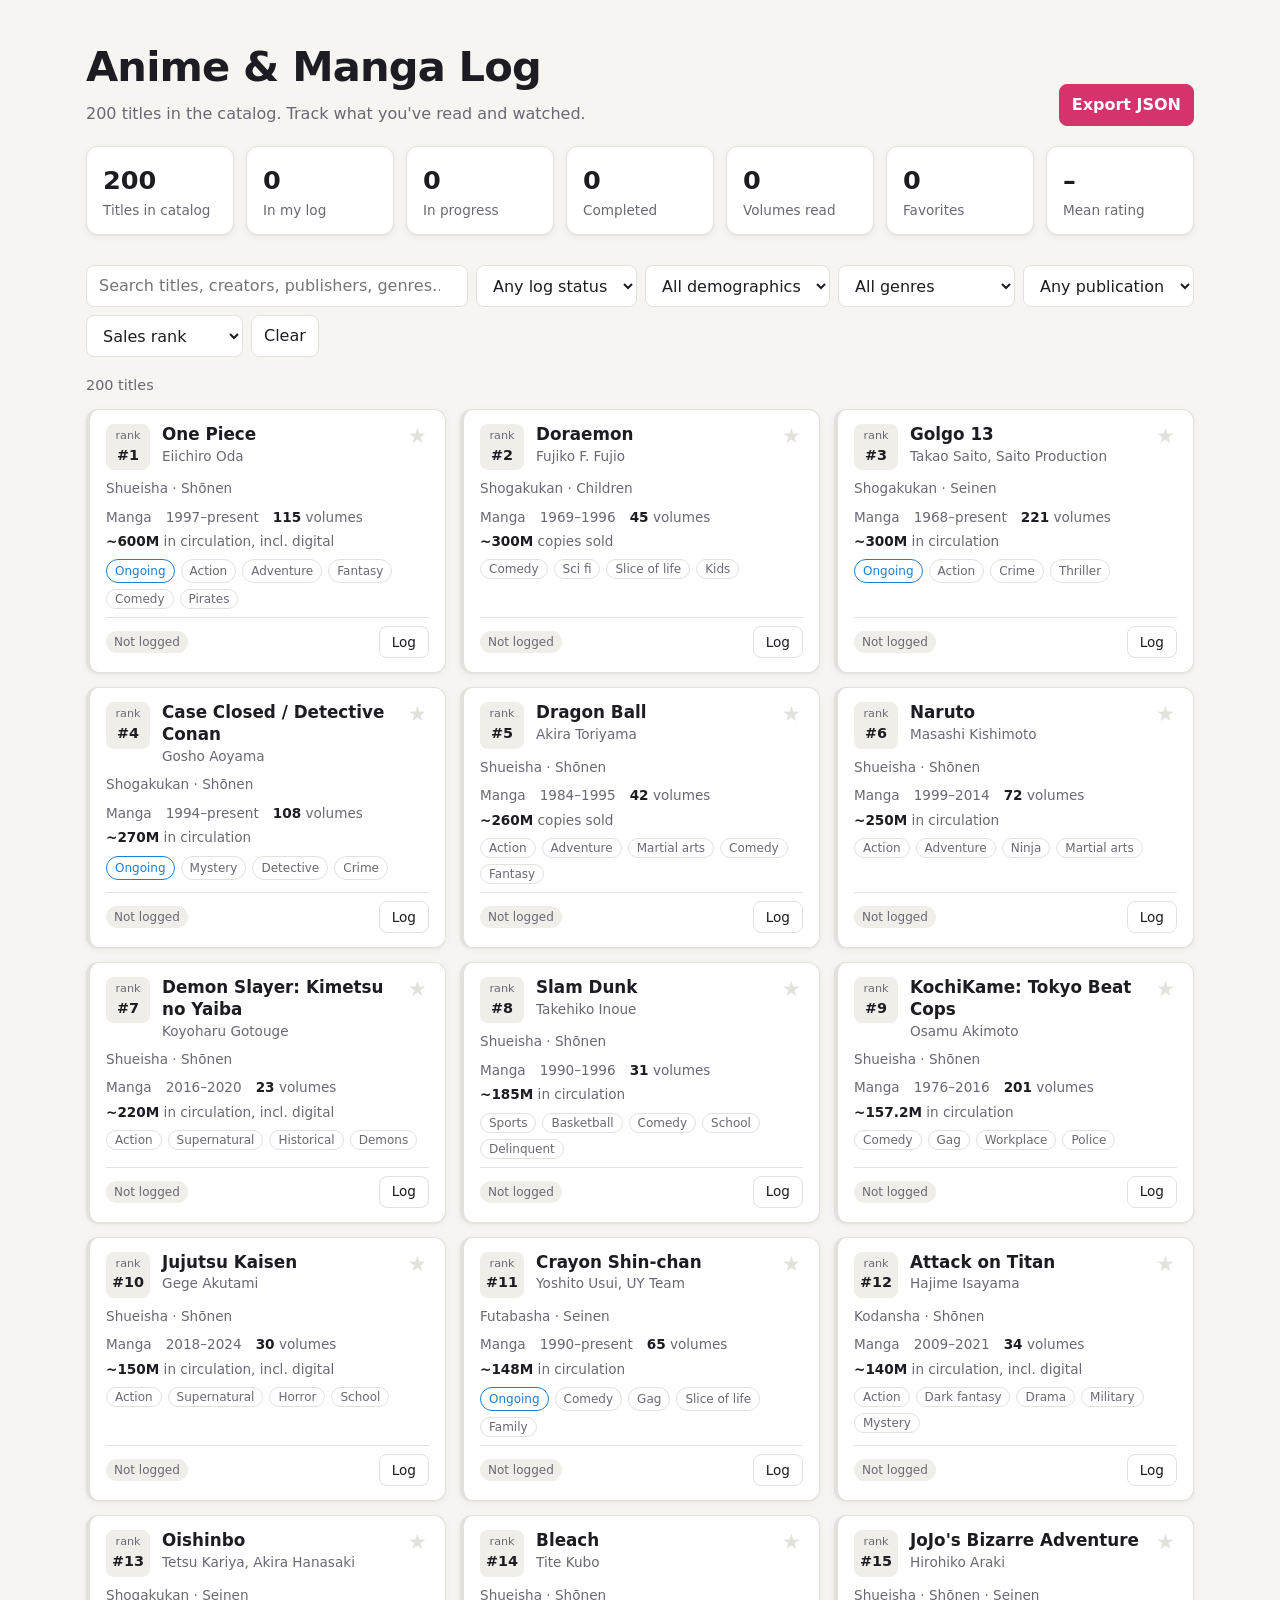
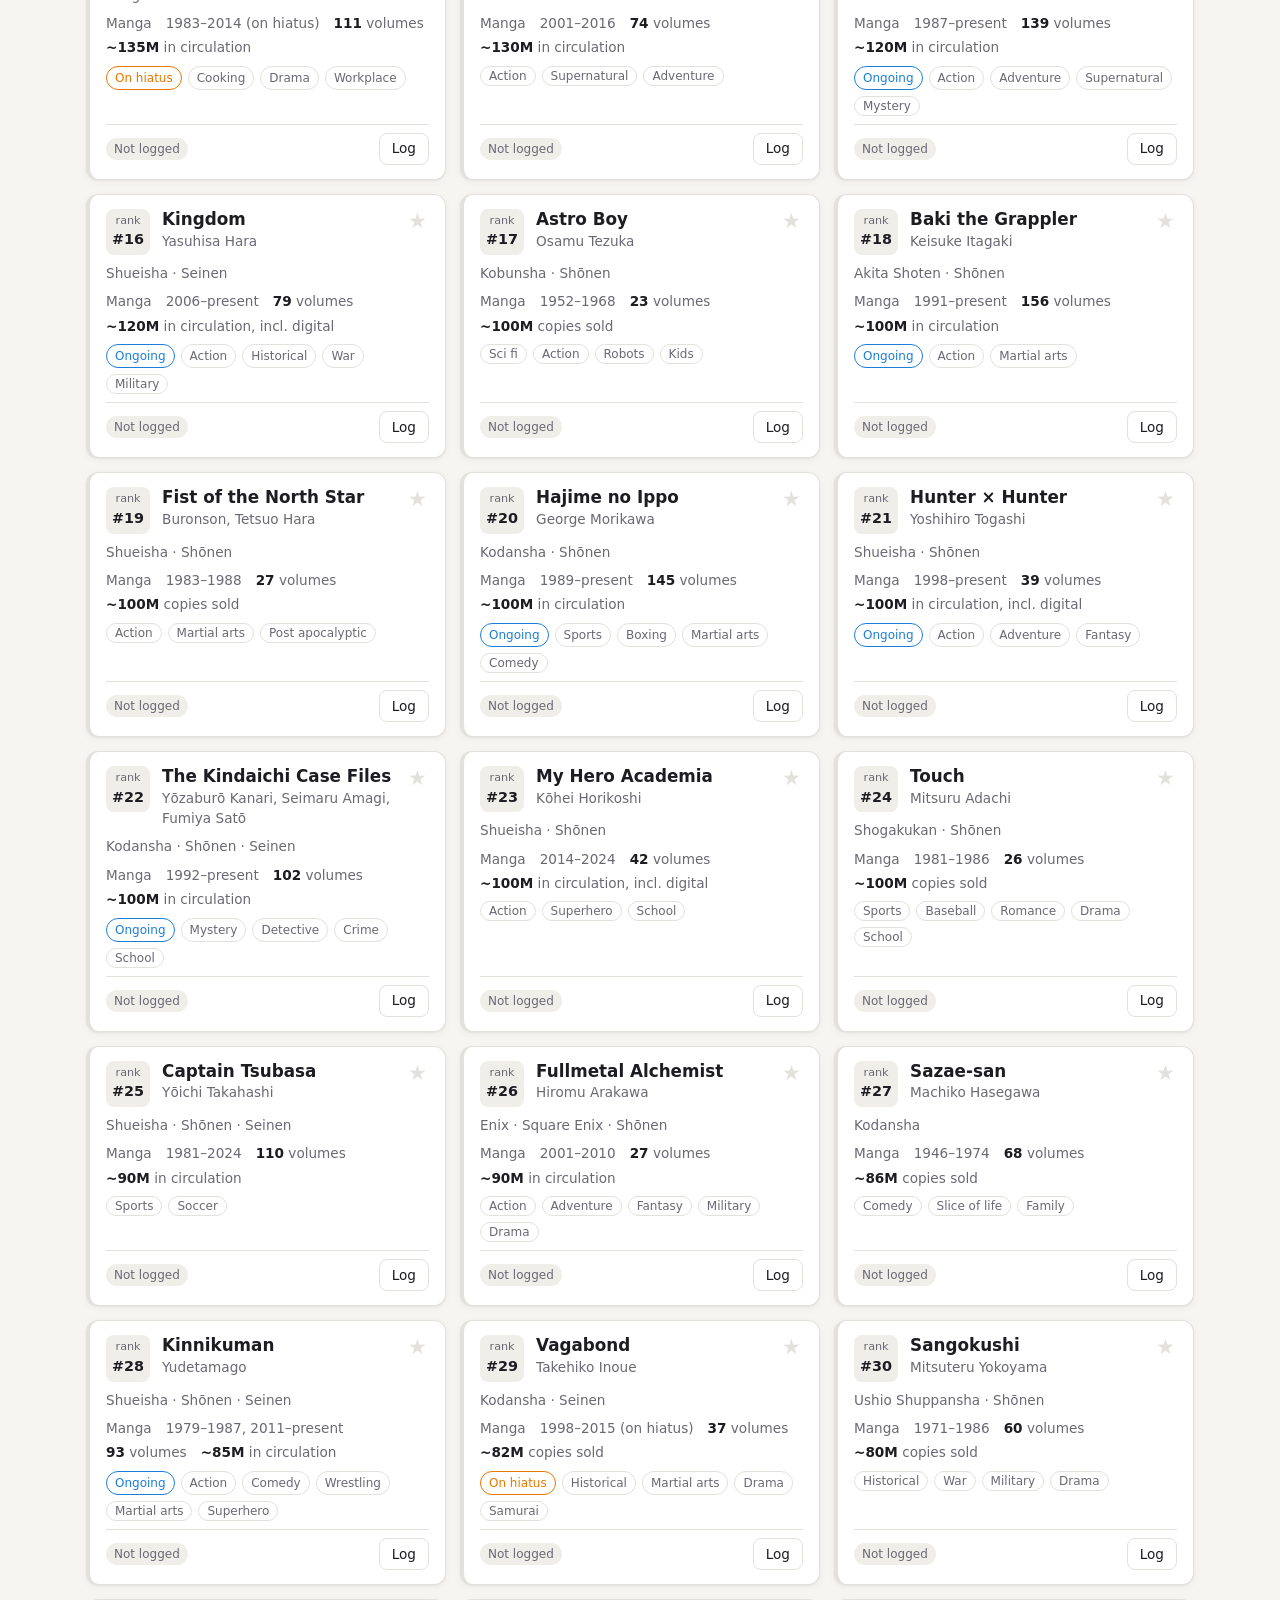
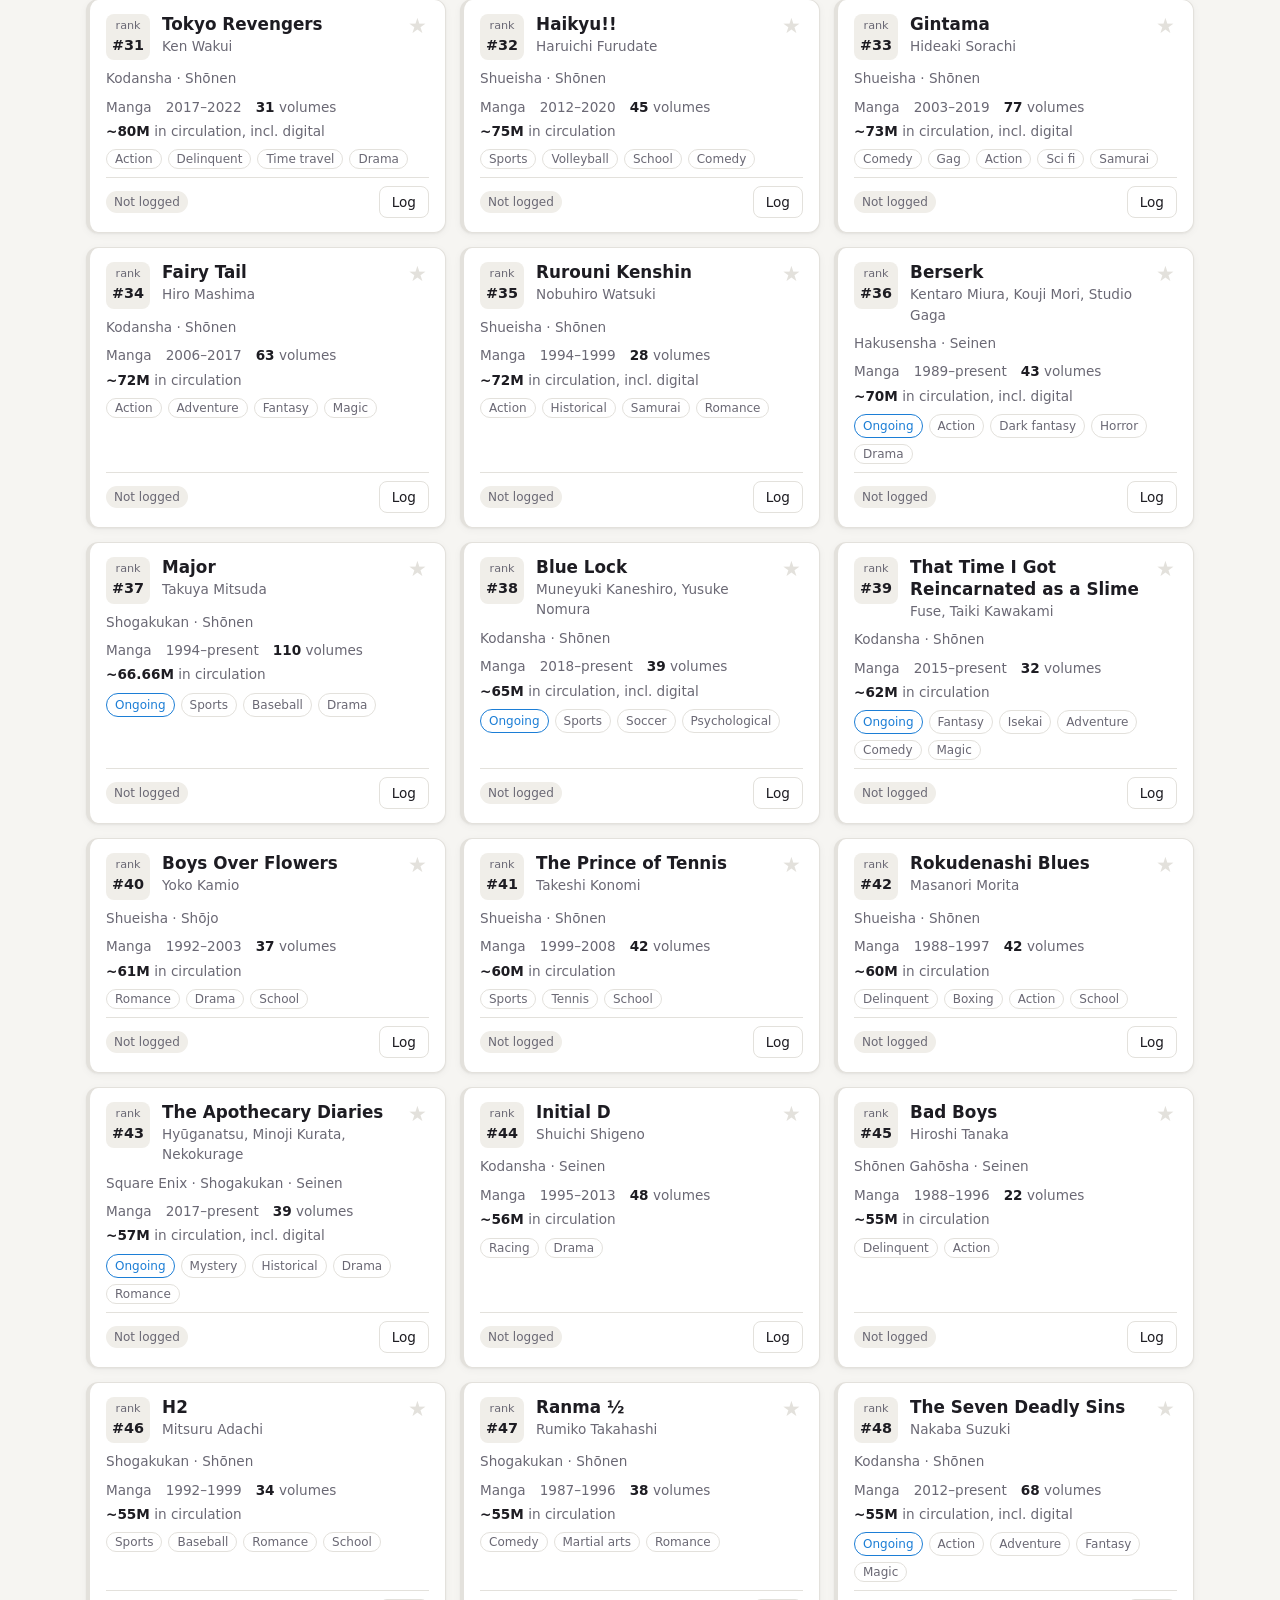
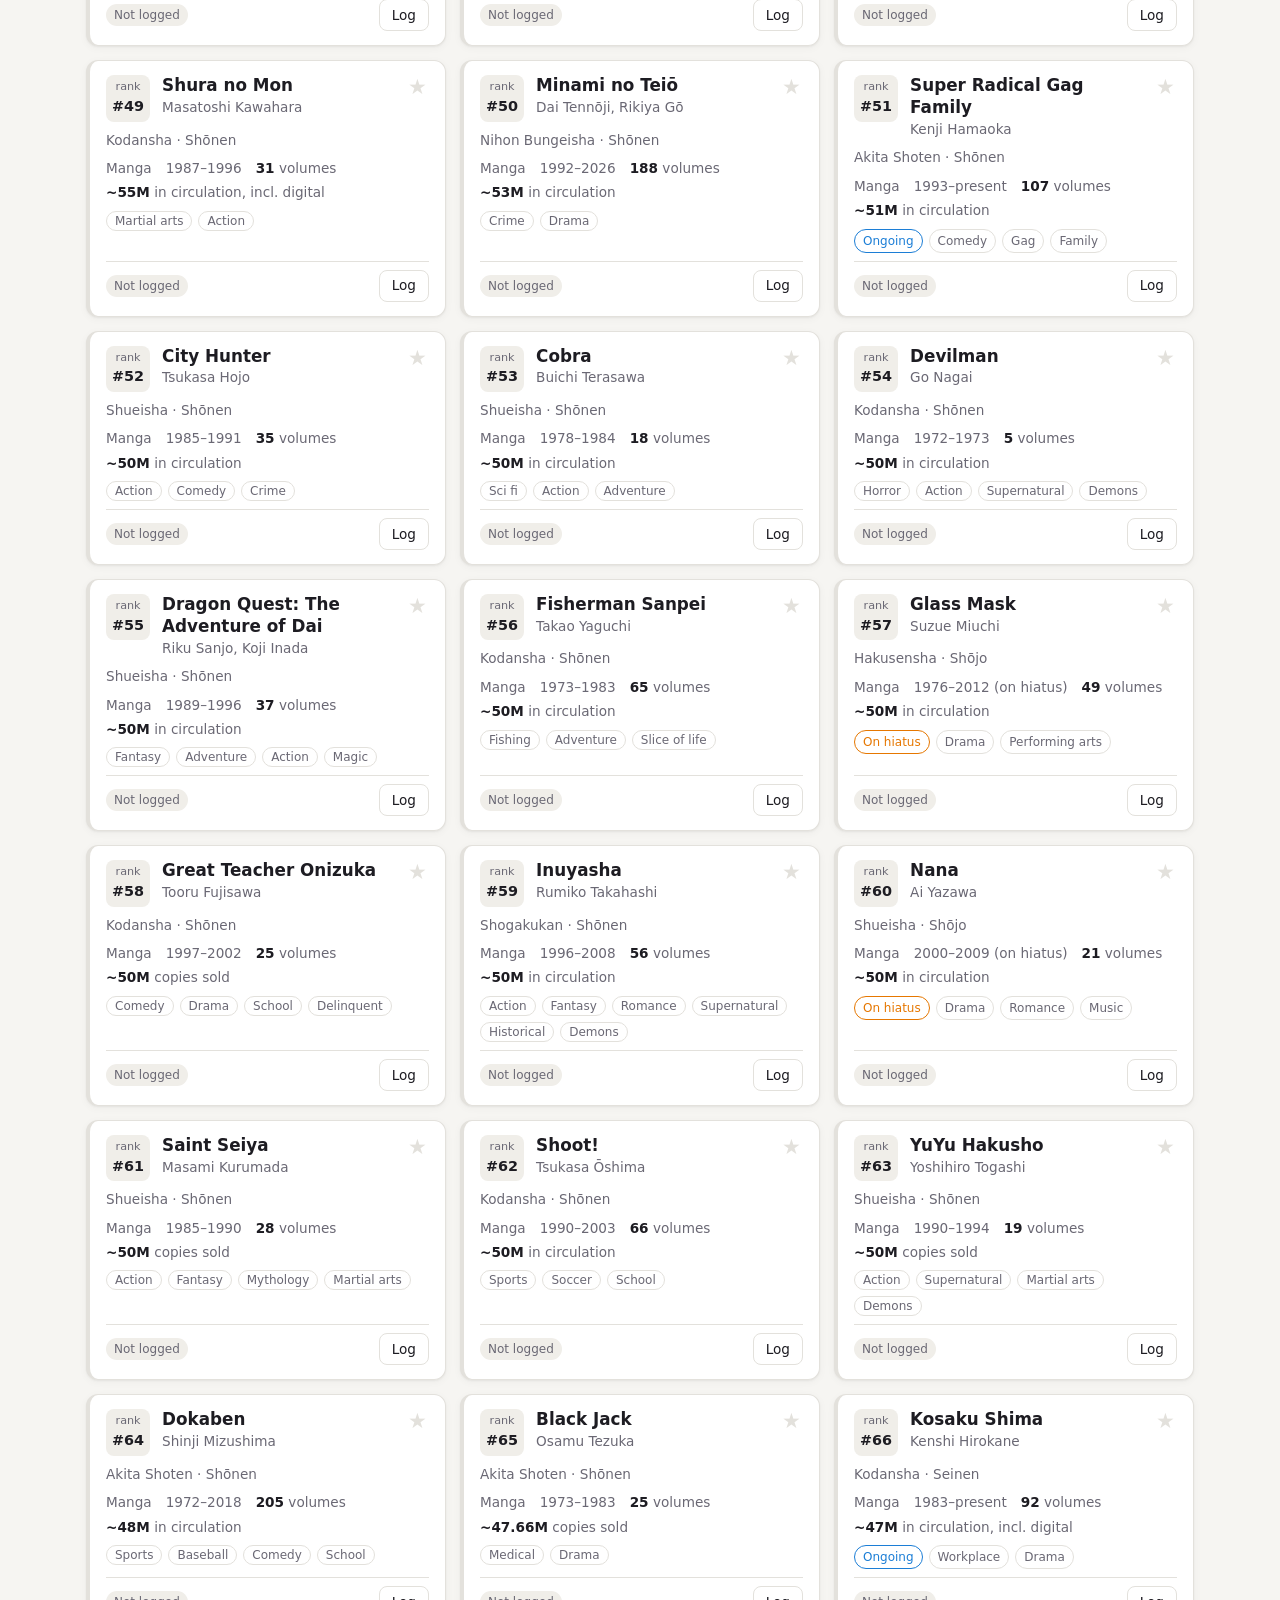
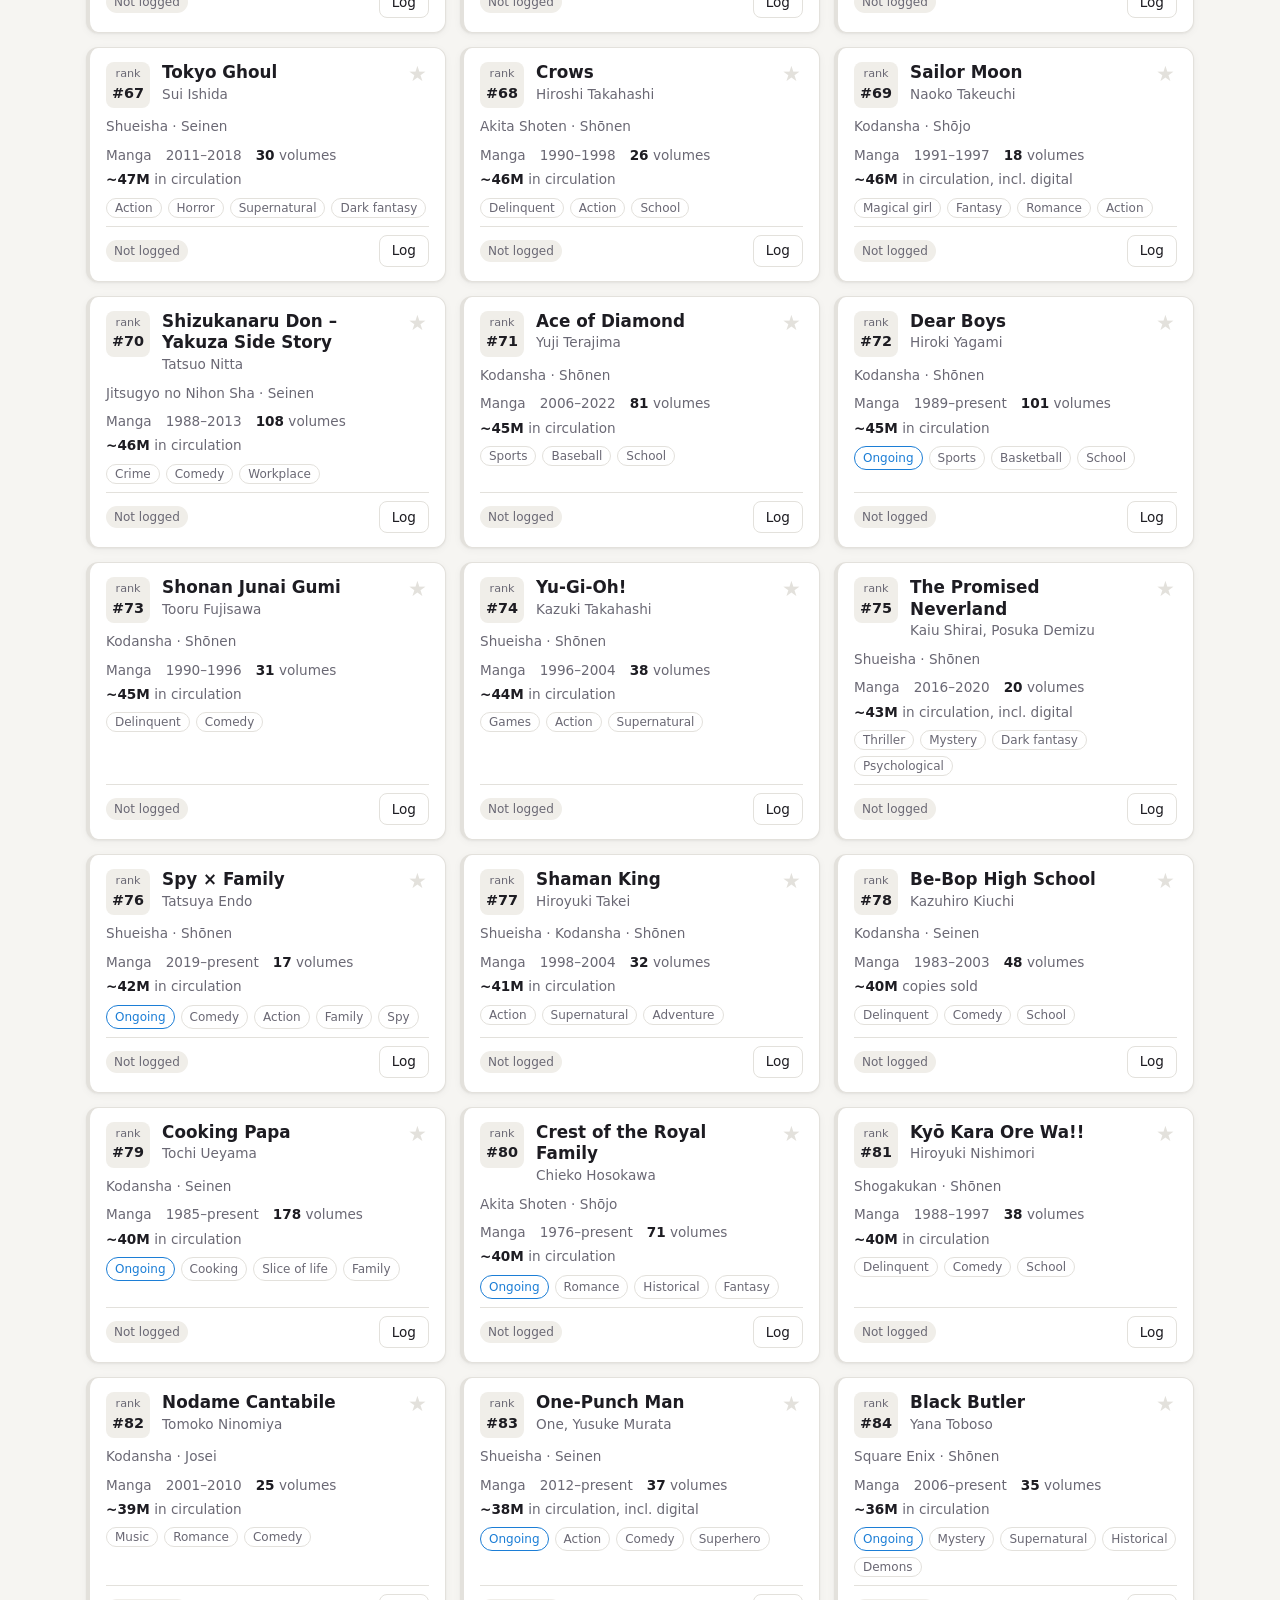
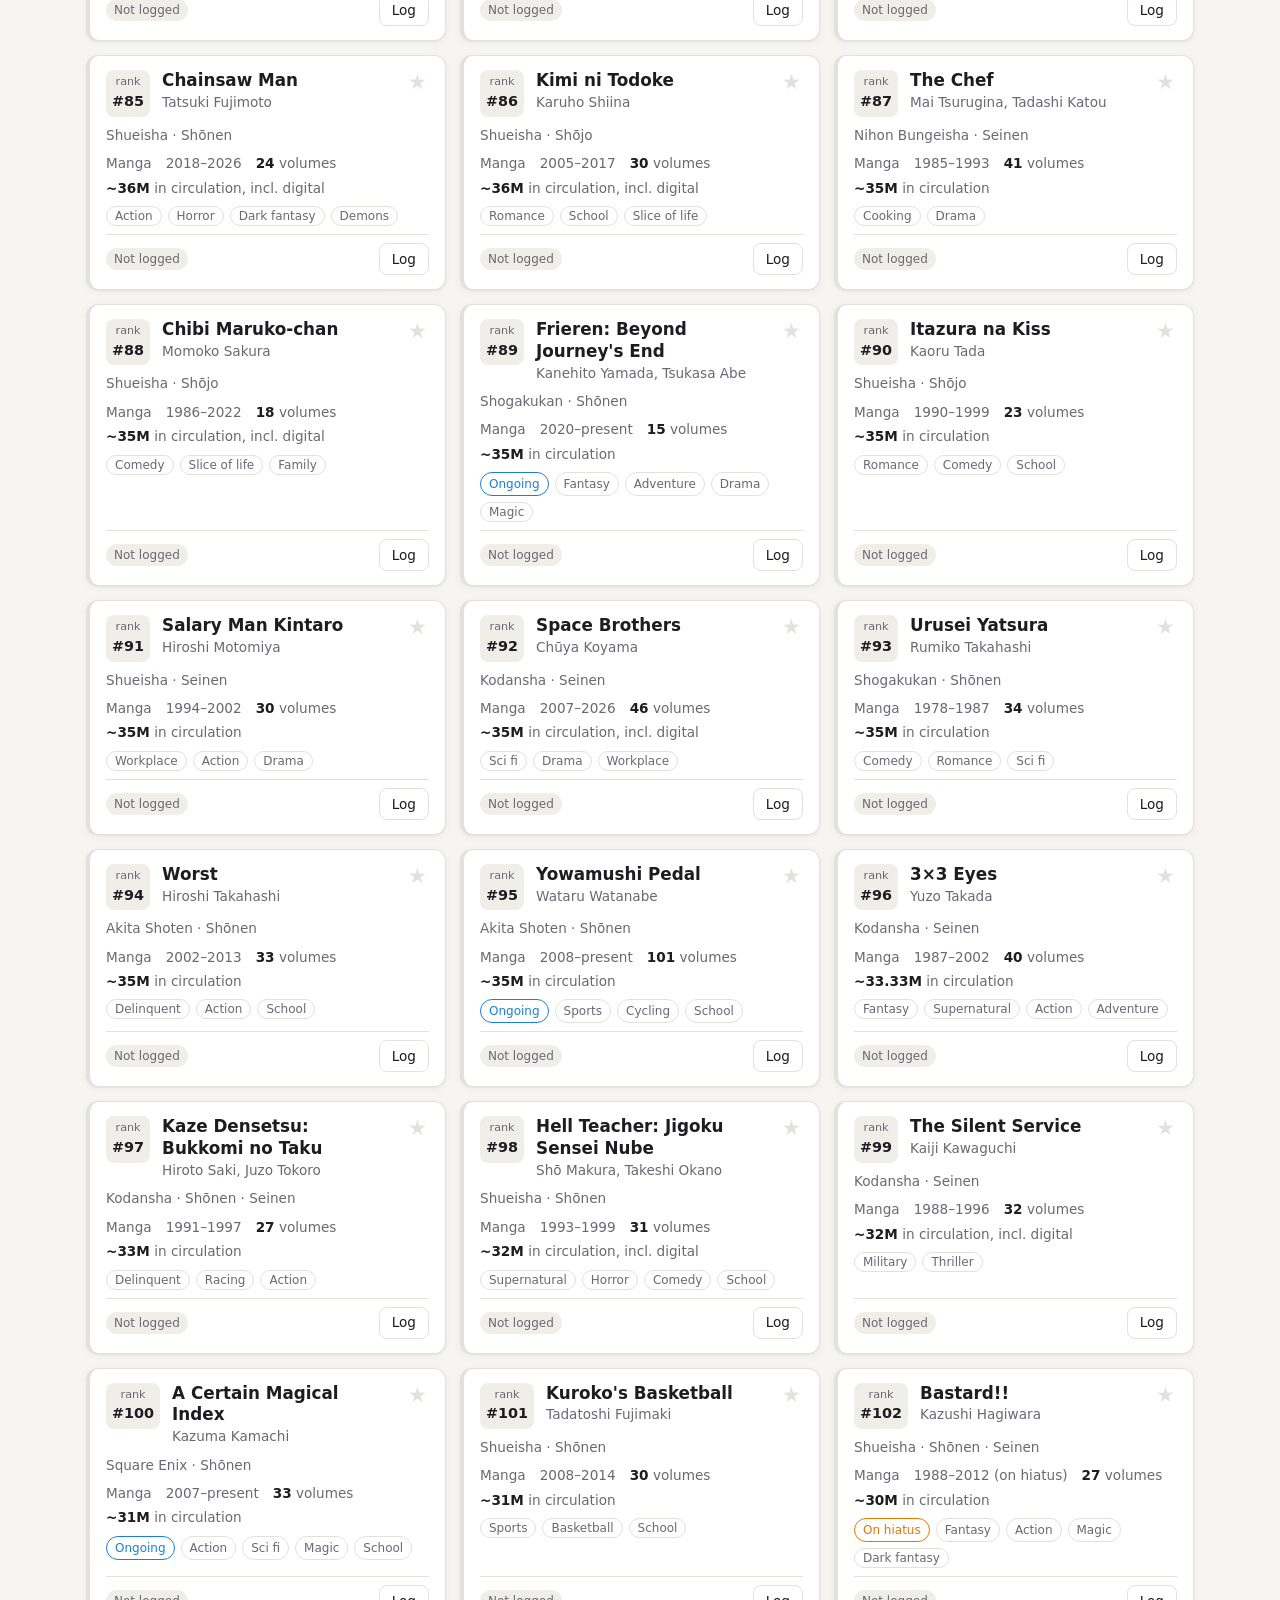
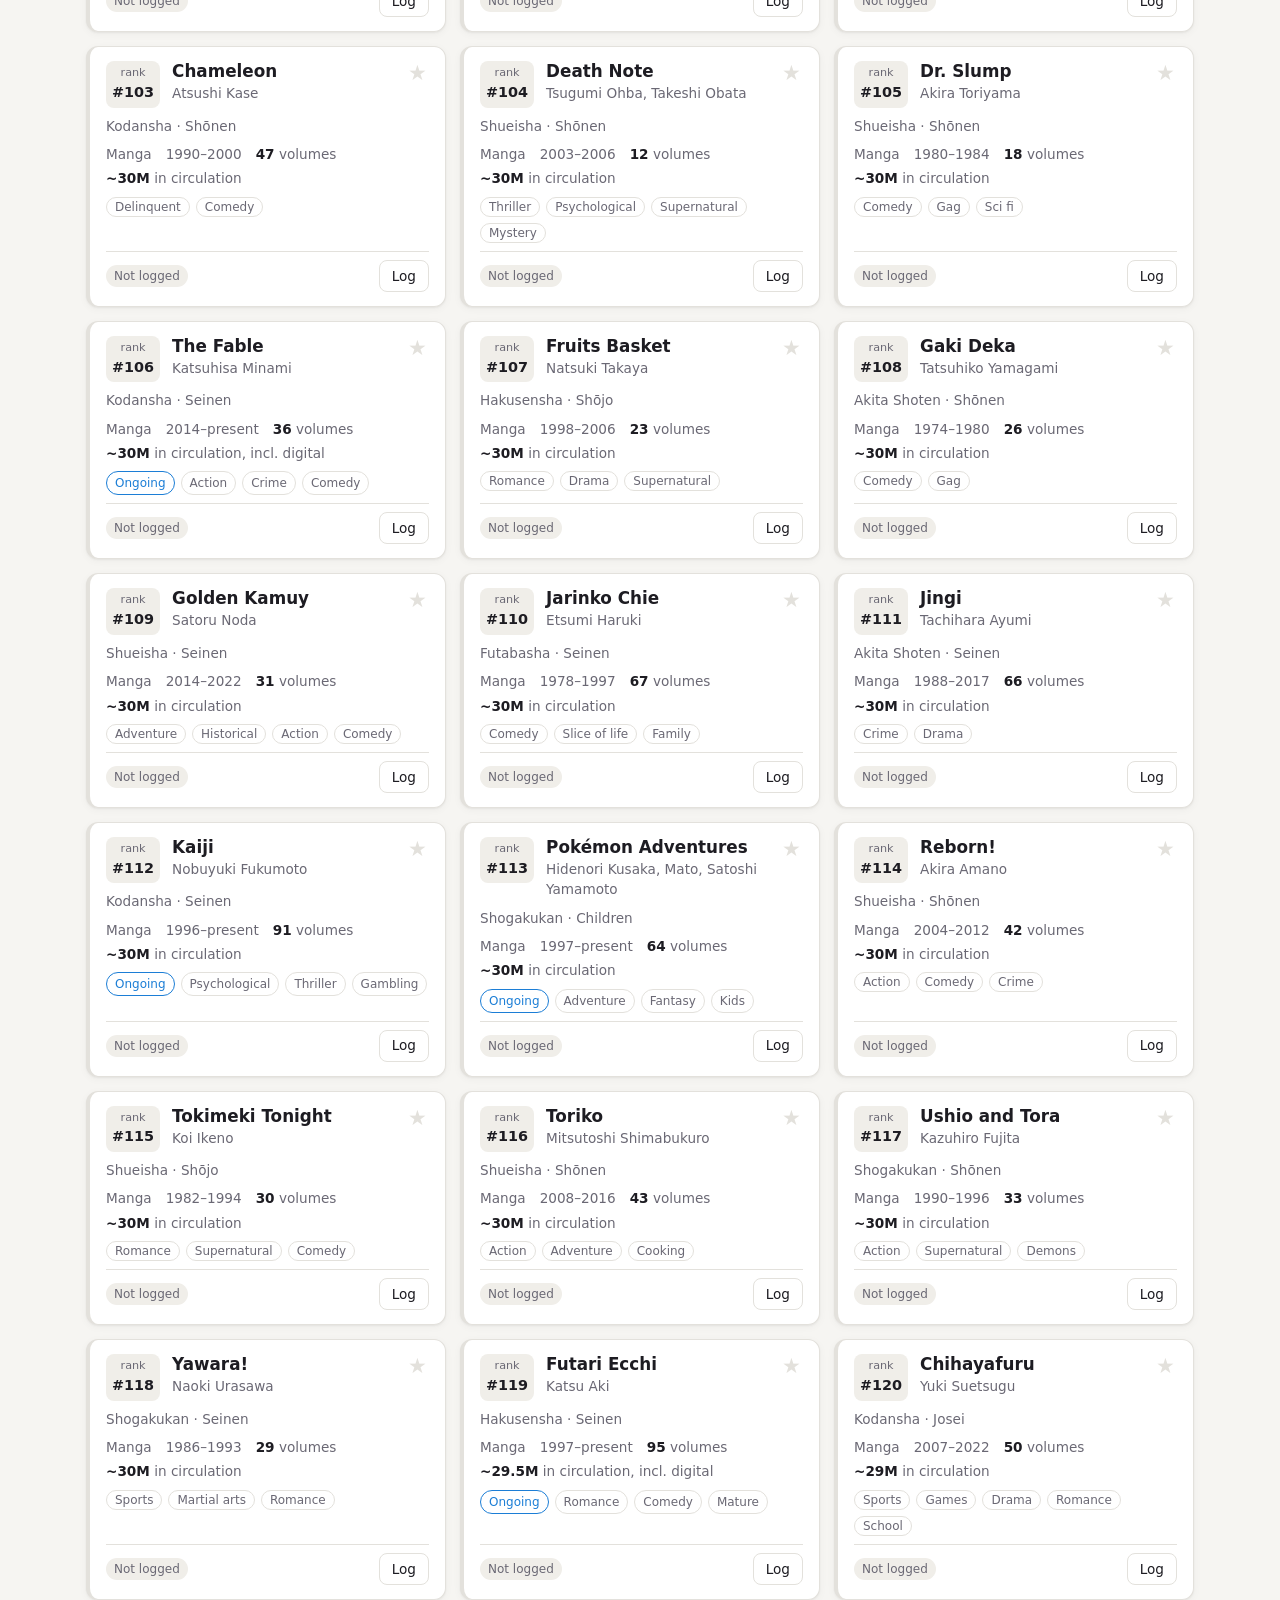
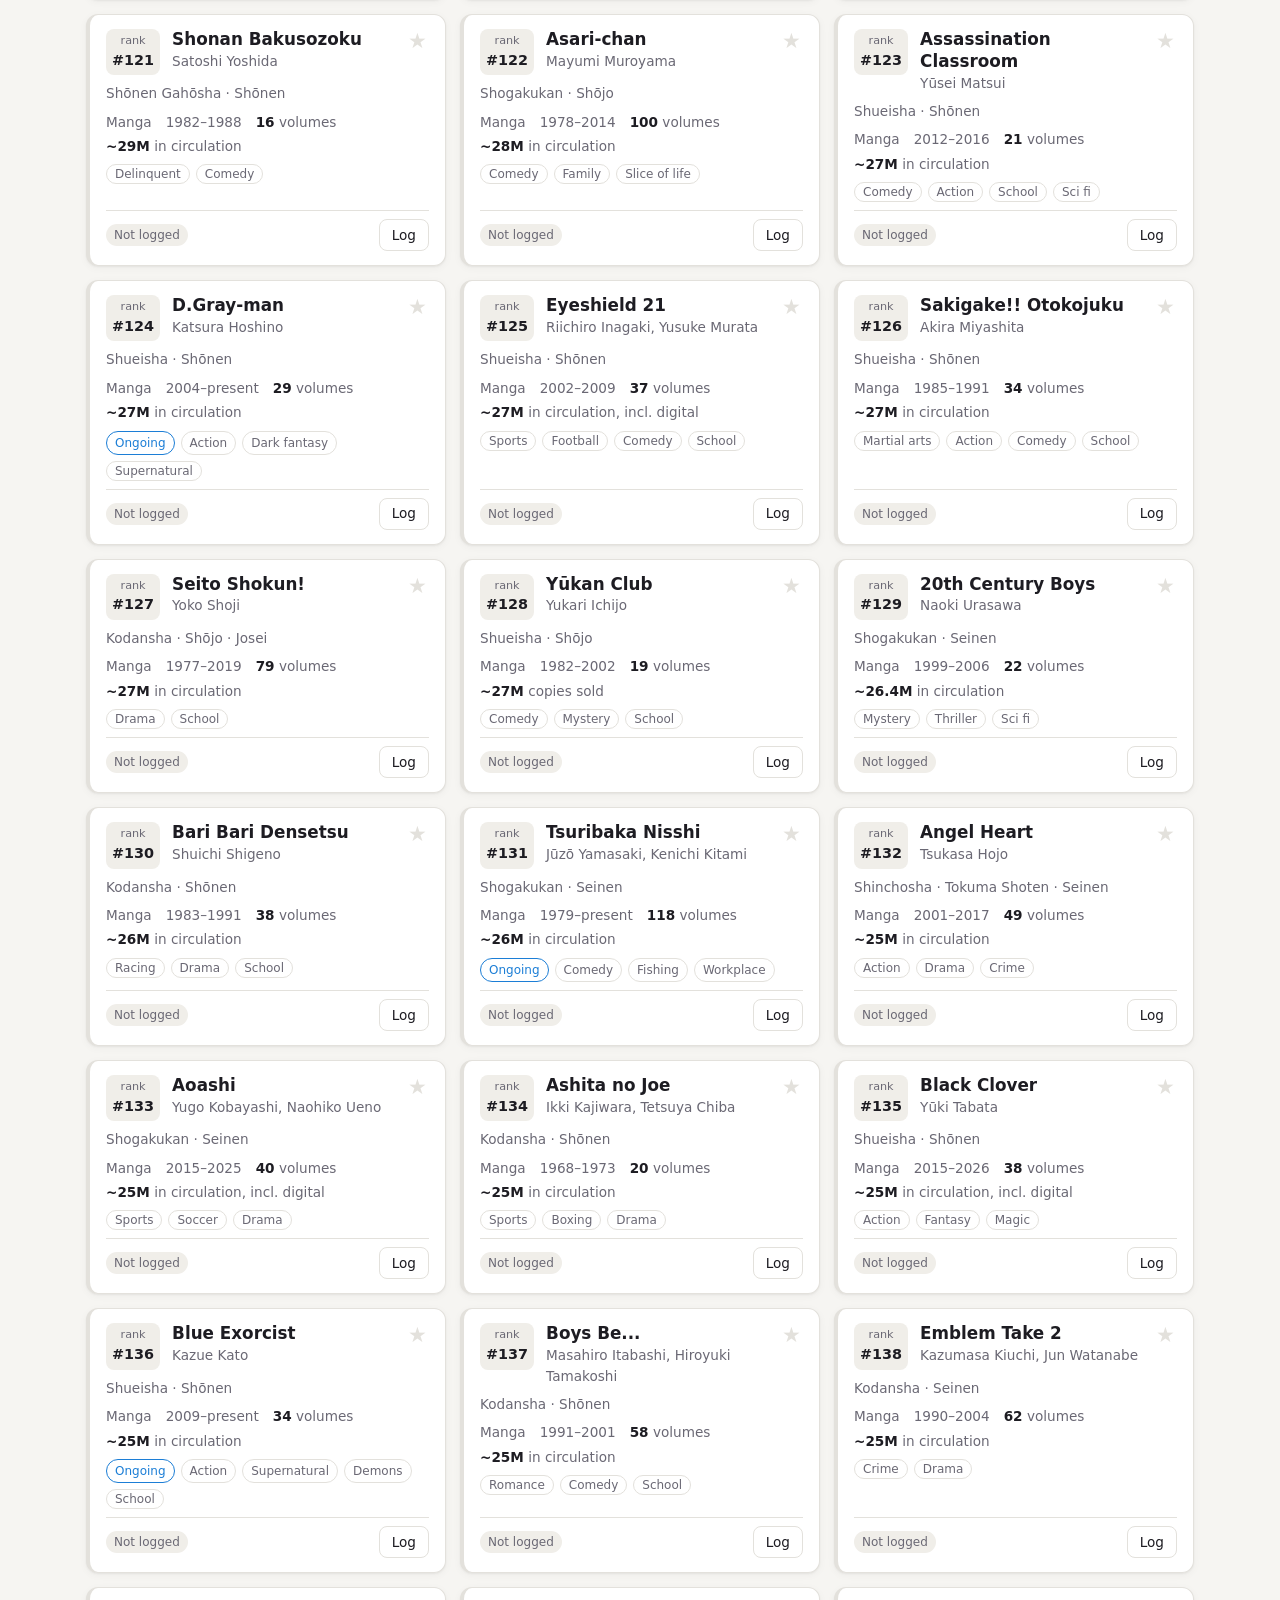
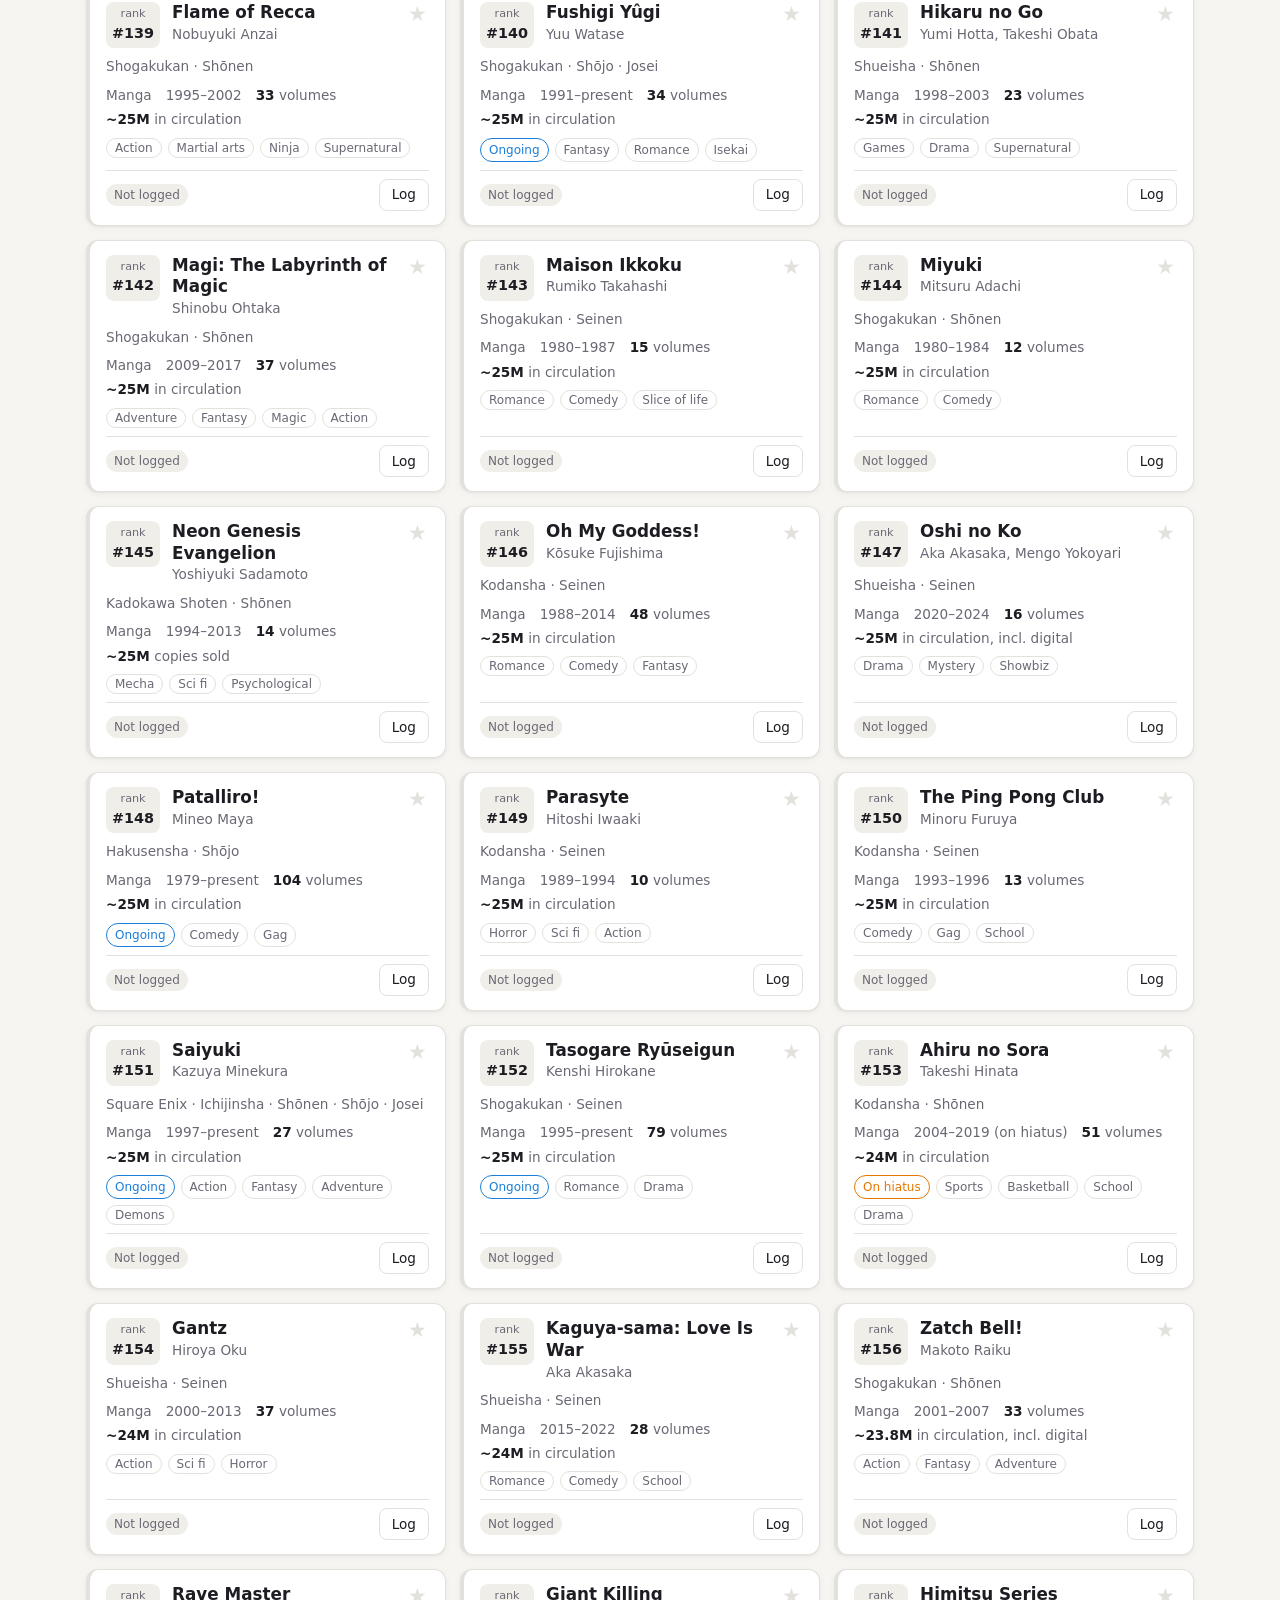
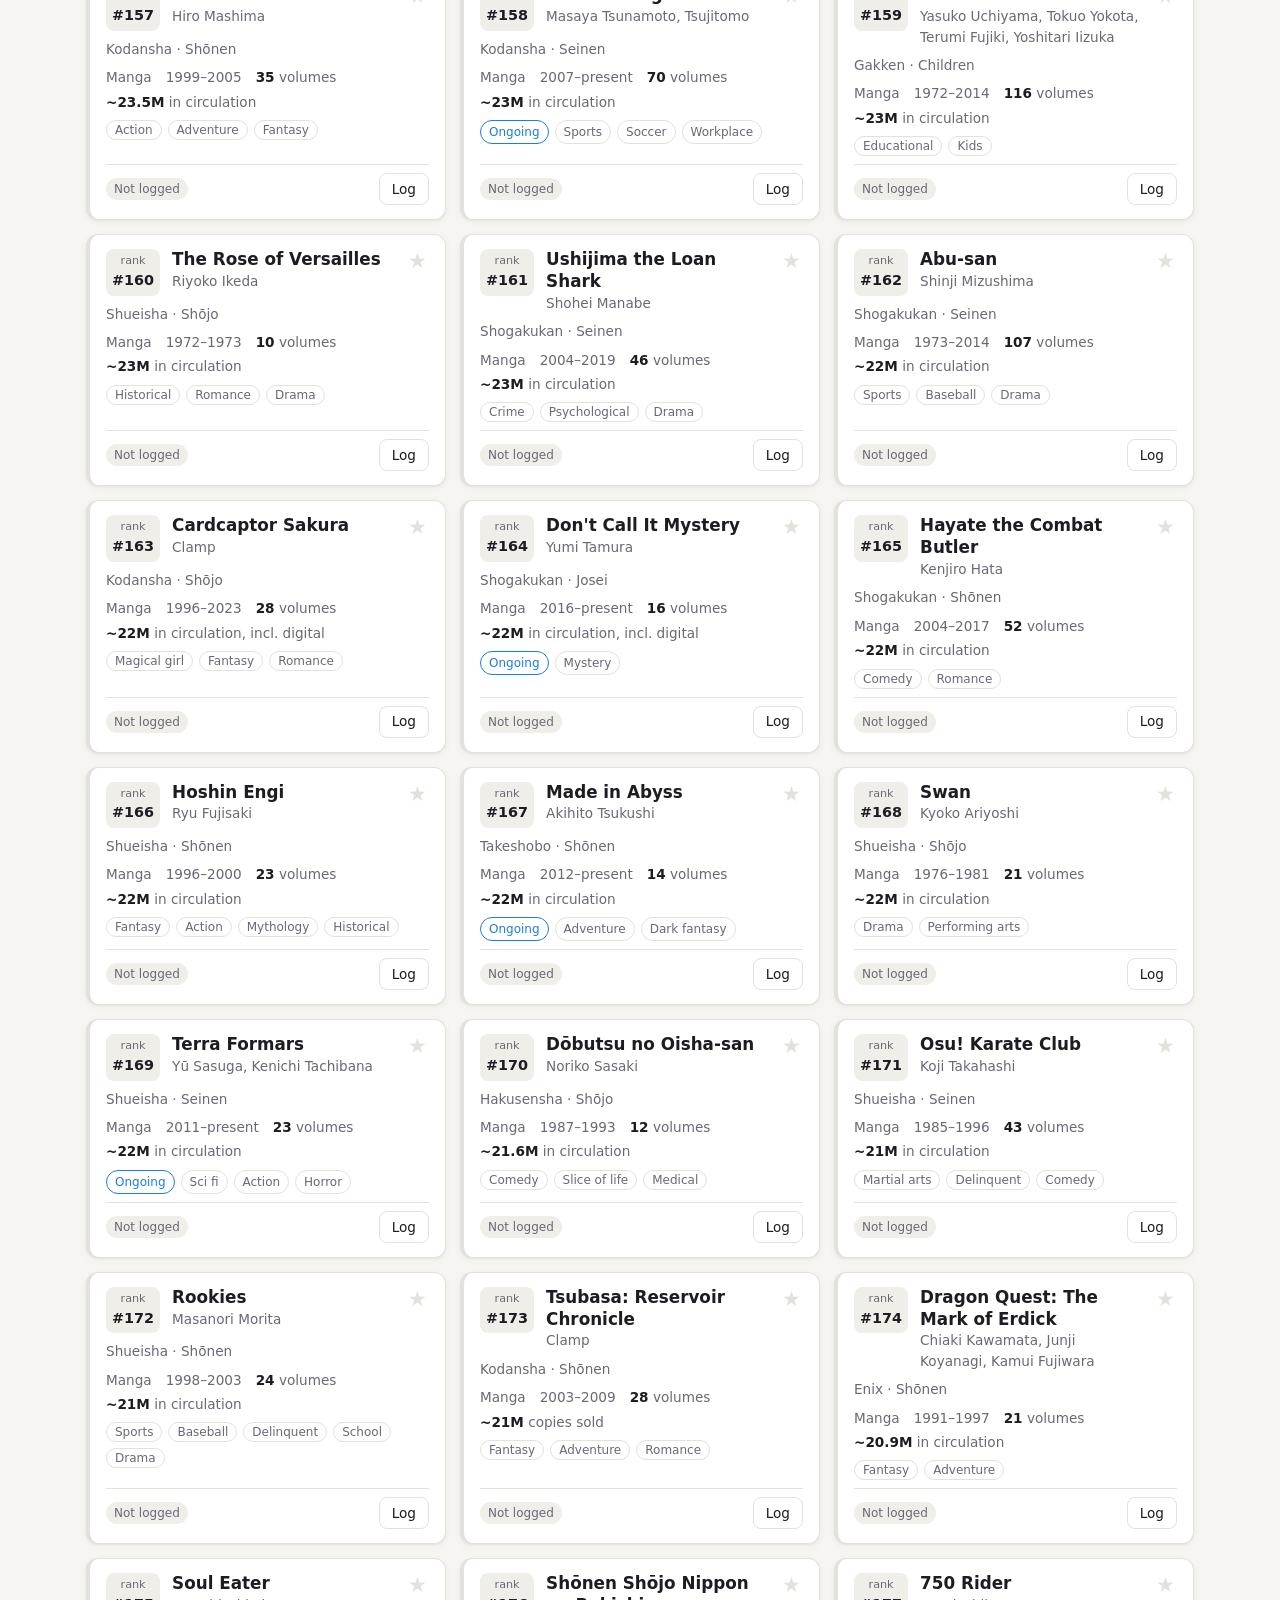
<file: index.html>
<!doctype html>
<html lang="en">
<head>
  <meta charset="utf-8">
  <meta name="viewport" content="width=device-width, initial-scale=1">
  <title>Anime &amp; Manga Log</title>
  <meta name="description" content="A personal anime and manga log built on a catalog of the best-selling manga series.">
  <link rel="stylesheet" href="styles.css">
</head>
<body>
  <header class="site-header">
    <div class="wrap header-row">
      <div>
        <h1>Anime &amp; Manga Log</h1>
        <p class="tagline" id="tagline">Track what you've read and watched.</p>
      </div>
      <div class="header-actions">
        <button type="button" class="btn" id="export-btn" title="Download data.json with your log entries merged in">Export JSON</button>
        <button type="button" class="btn ghost" id="reset-btn" hidden>Discard local edits</button>
      </div>
    </div>
  </header>

  <main class="wrap">
    <section class="stats" id="stats" aria-label="Summary"></section>

    <section class="controls" aria-label="Filters">
      <label class="field grow">
        <span class="sr-only">Search</span>
        <input type="search" id="search" placeholder="Search titles, creators, publishers, genres…" autocomplete="off">
      </label>
      <label class="field"><span class="sr-only">My status</span>
        <select id="f-status"><option value="all">Any log status</option></select>
      </label>
      <label class="field"><span class="sr-only">Media type</span>
        <select id="f-type"><option value="all">All media</option></select>
      </label>
      <label class="field"><span class="sr-only">Demographic</span>
        <select id="f-demo"><option value="all">All demographics</option></select>
      </label>
      <label class="field"><span class="sr-only">Genre</span>
        <select id="f-genre"><option value="all">All genres</option></select>
      </label>
      <label class="field"><span class="sr-only">Publication status</span>
        <select id="f-pub"><option value="all">Any publication</option></select>
      </label>
      <label class="field"><span class="sr-only">Sort</span>
        <select id="sort">
          <option value="rank">Sales rank</option>
          <option value="title">Title A–Z</option>
          <option value="newest">Newest first</option>
          <option value="oldest">Oldest first</option>
          <option value="volumes">Most volumes</option>
          <option value="rating">My rating</option>
        </select>
      </label>
      <button type="button" class="btn ghost" id="clear-btn">Clear</button>
    </section>

    <p class="result-count" id="result-count" aria-live="polite"></p>
    <section class="grid" id="grid" aria-label="Titles"></section>
    <p class="message" id="message" hidden></p>
  </main>

  <dialog id="editor" aria-labelledby="editor-title">
    <form method="dialog" id="editor-form">
      <header class="dlg-head">
        <div>
          <h2 id="editor-title"></h2>
          <p class="meta" id="editor-sub"></p>
        </div>
        <button type="button" class="icon-btn" id="editor-close" aria-label="Close">×</button>
      </header>
      <div class="dlg-body">
        <label>Status
          <select name="status"><option value="">Not logged</option></select>
        </label>
        <label>Rating
          <select name="rating"><option value="">—</option></select>
        </label>
        <label><span>Progress <span class="hint" id="progress-hint"></span></span>
          <input type="number" name="progress" min="0" step="1" inputmode="numeric">
        </label>
        <label class="check"><input type="checkbox" name="favorite"> Favorite</label>
        <label>Started <input type="date" name="started"></label>
        <label>Finished <input type="date" name="finished"></label>
        <label class="full">Notes <textarea name="notes" rows="4"></textarea></label>
      </div>
      <footer class="dlg-foot">
        <button type="button" class="btn ghost" id="editor-clear">Clear entry</button>
        <span class="spacer"></span>
        <button type="button" class="btn ghost" id="editor-cancel">Cancel</button>
        <button type="submit" class="btn" value="save">Save</button>
      </footer>
    </form>
  </dialog>

  <footer class="site-footer">
    <div class="wrap" id="sources"></div>
  </footer>

  <script src="app.js"></script>
</body>
</html>
</file>
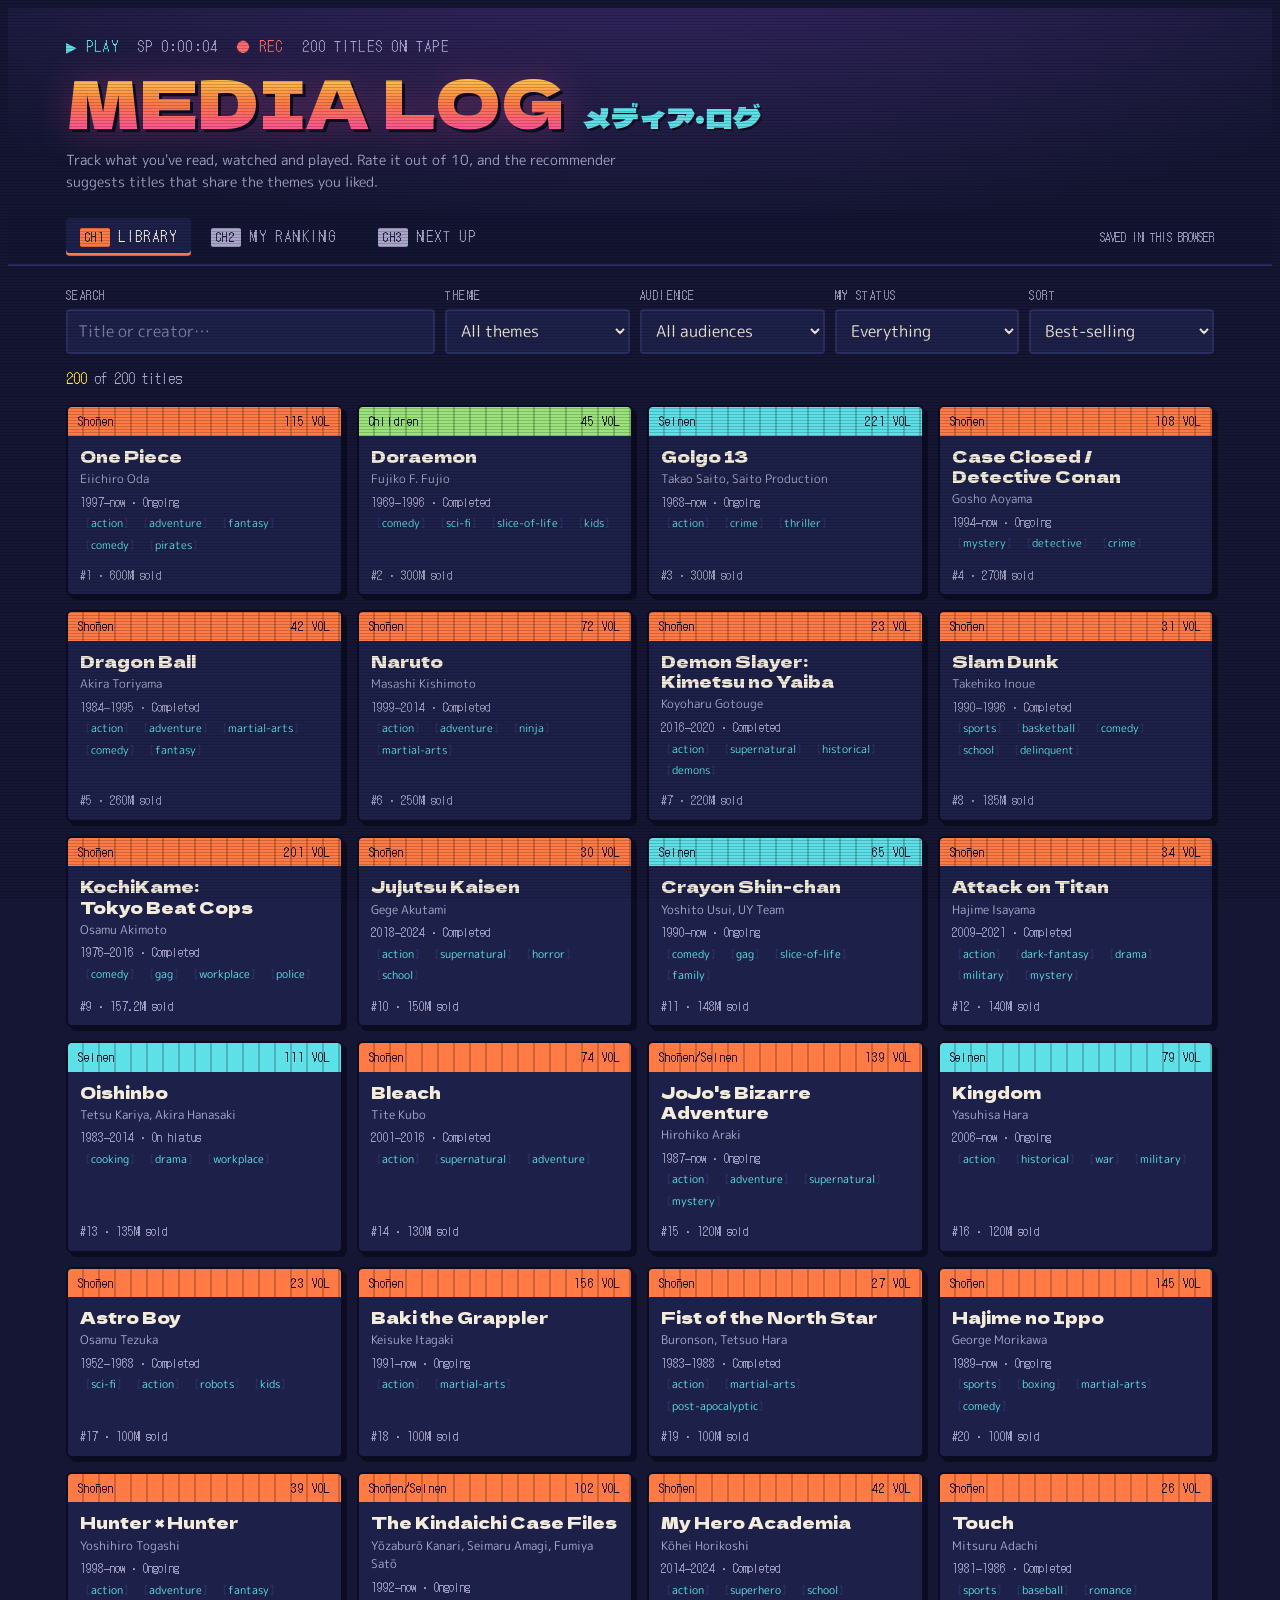
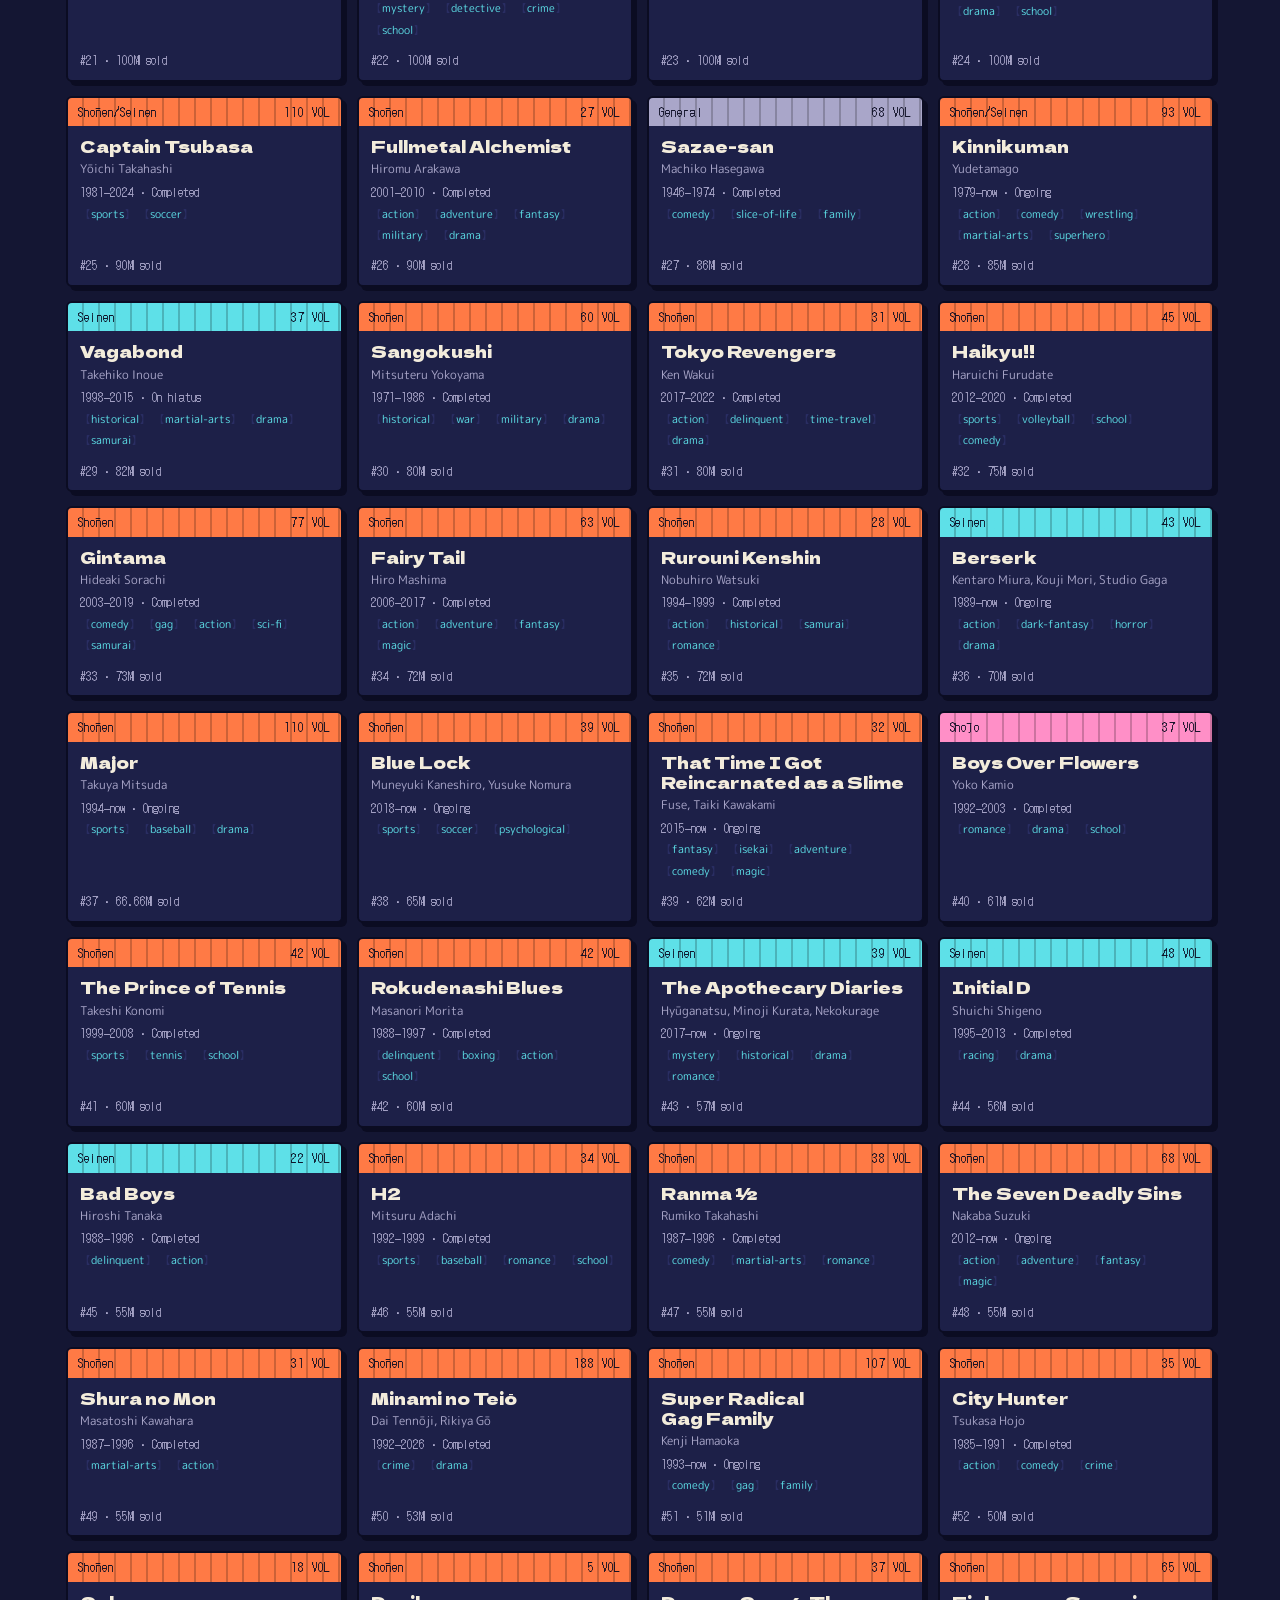
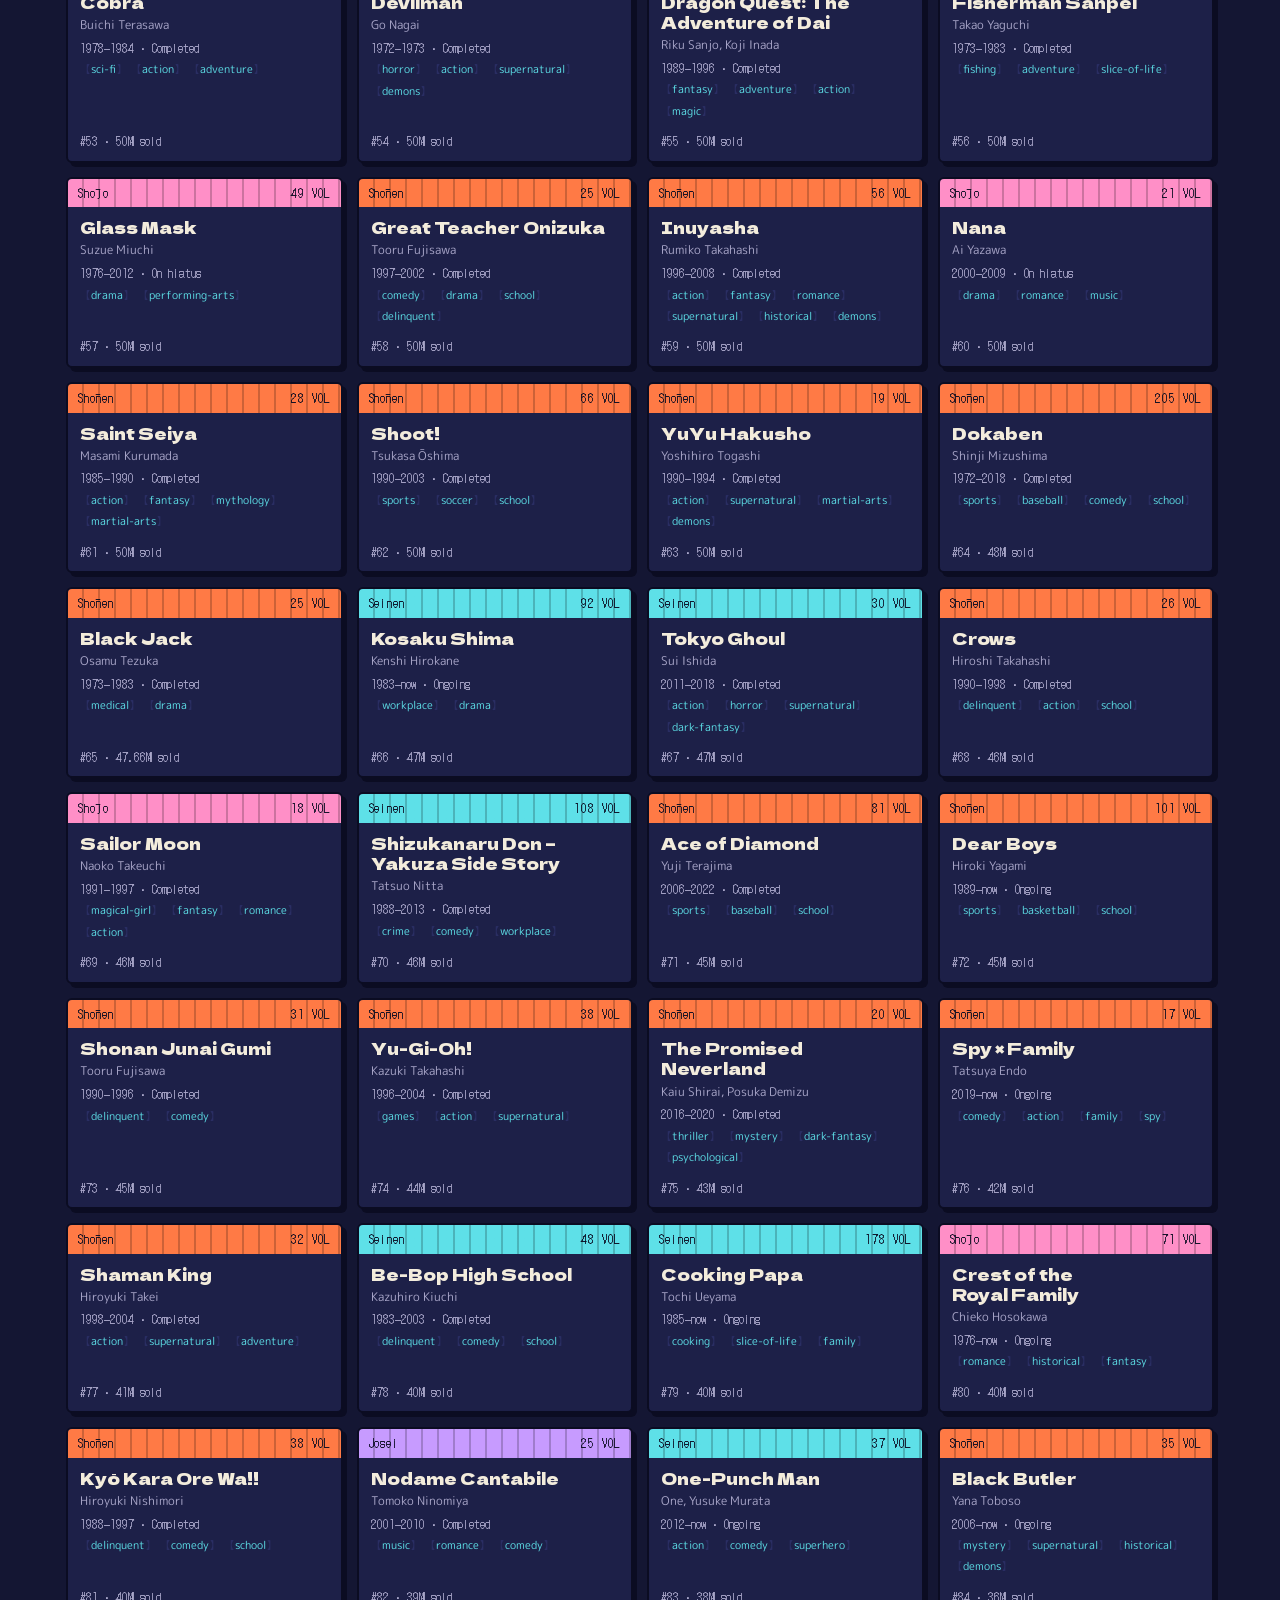
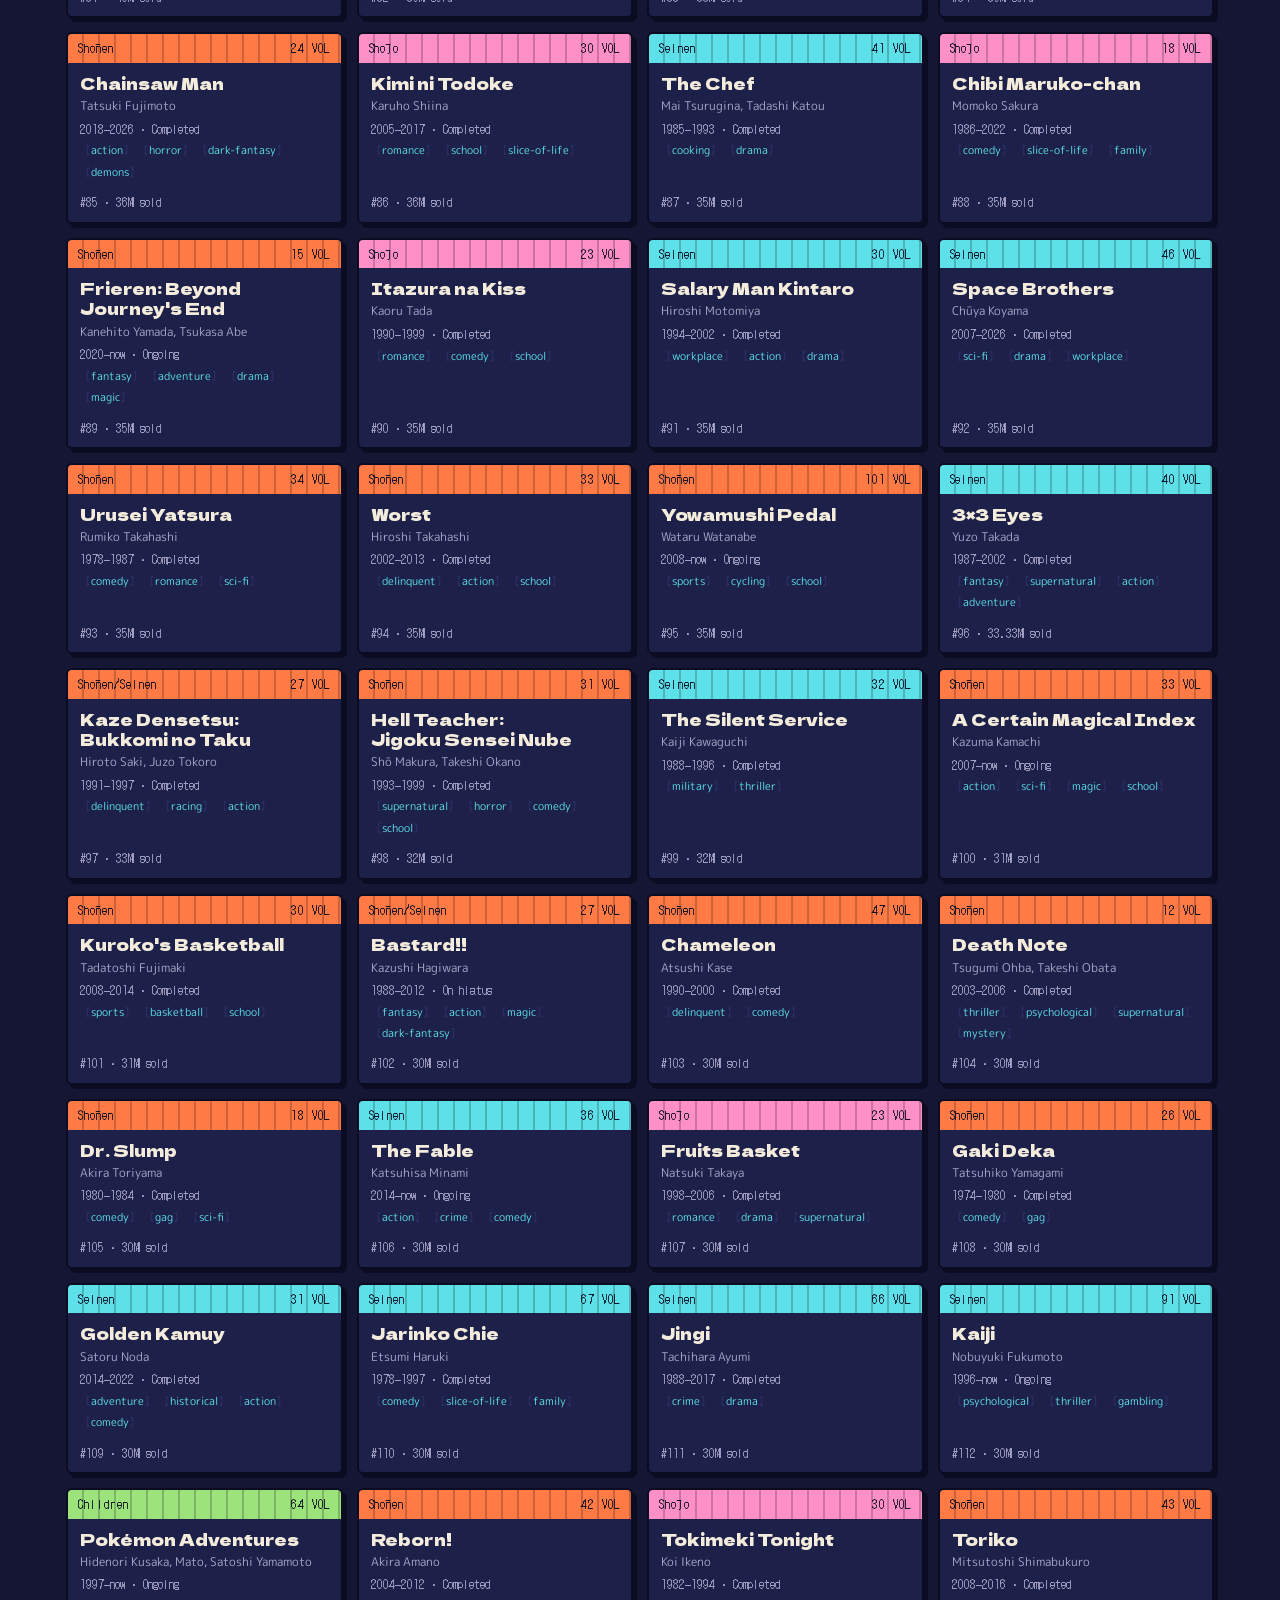
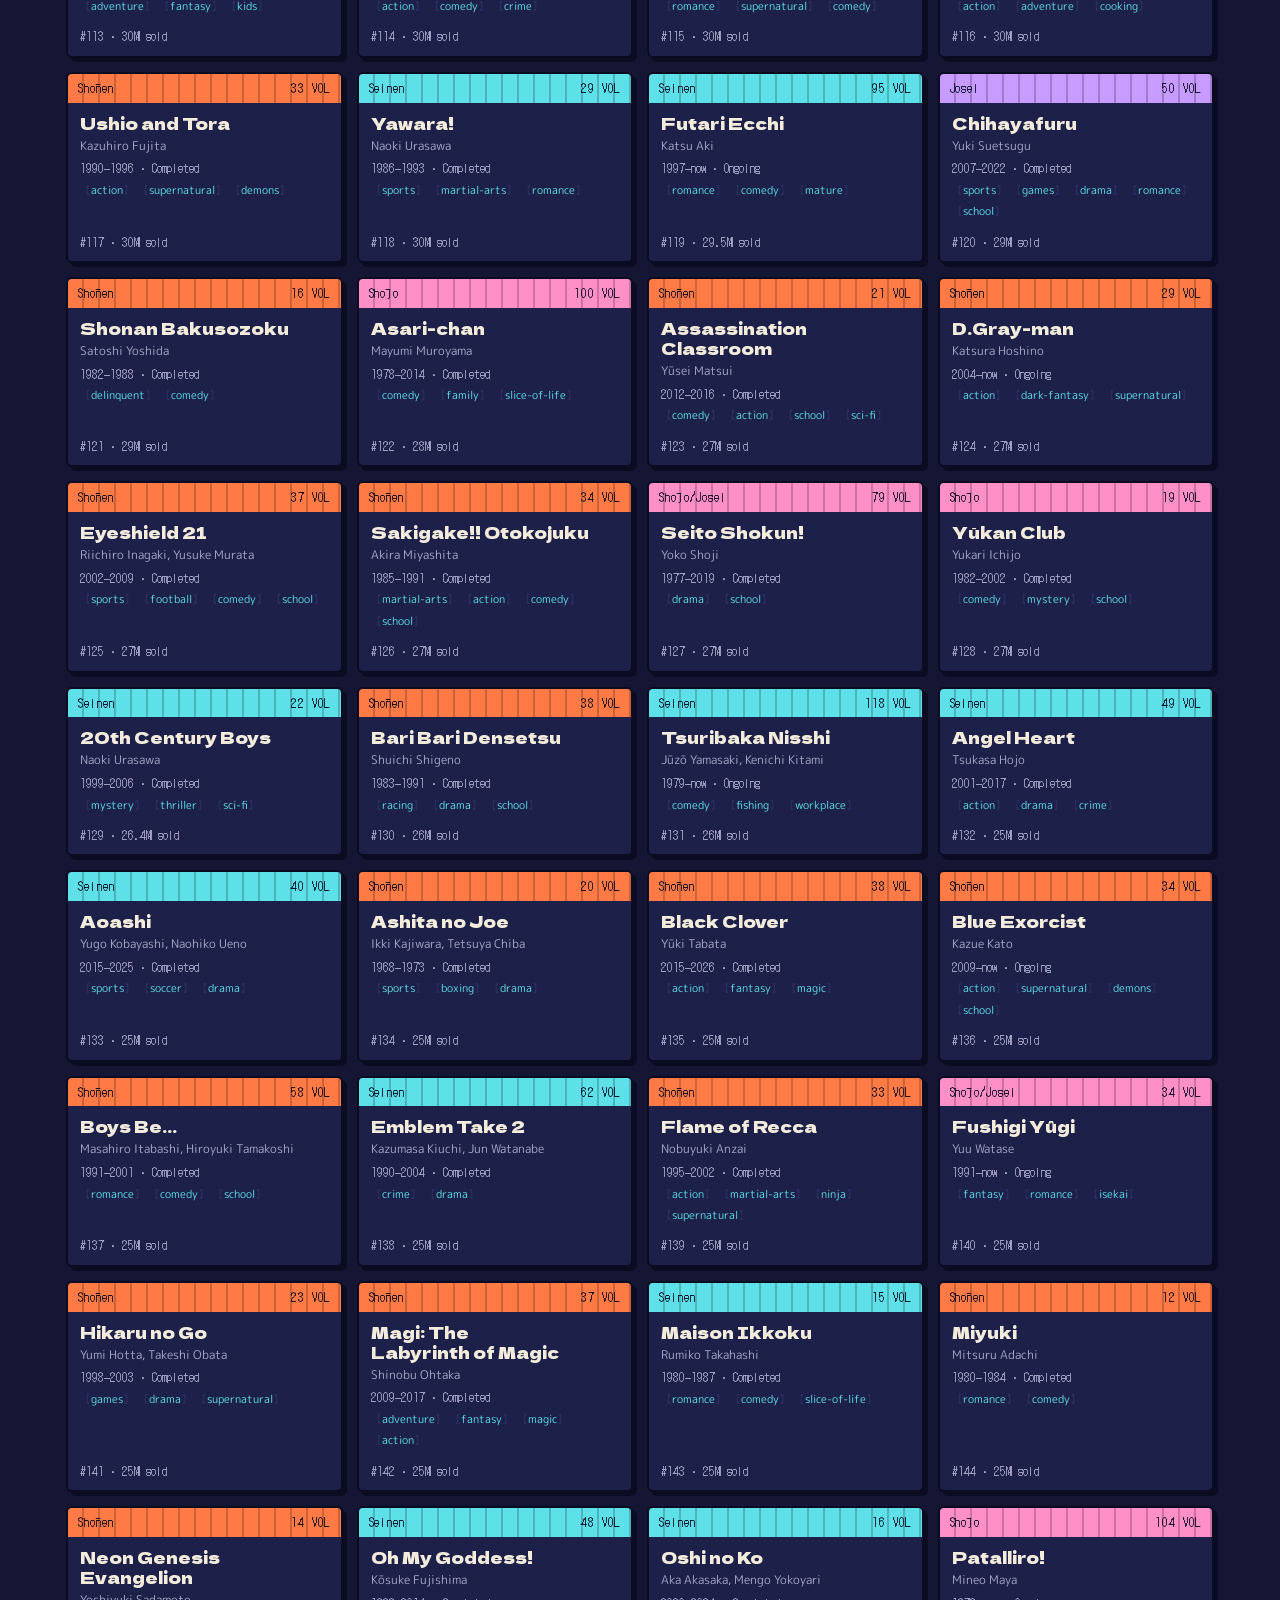
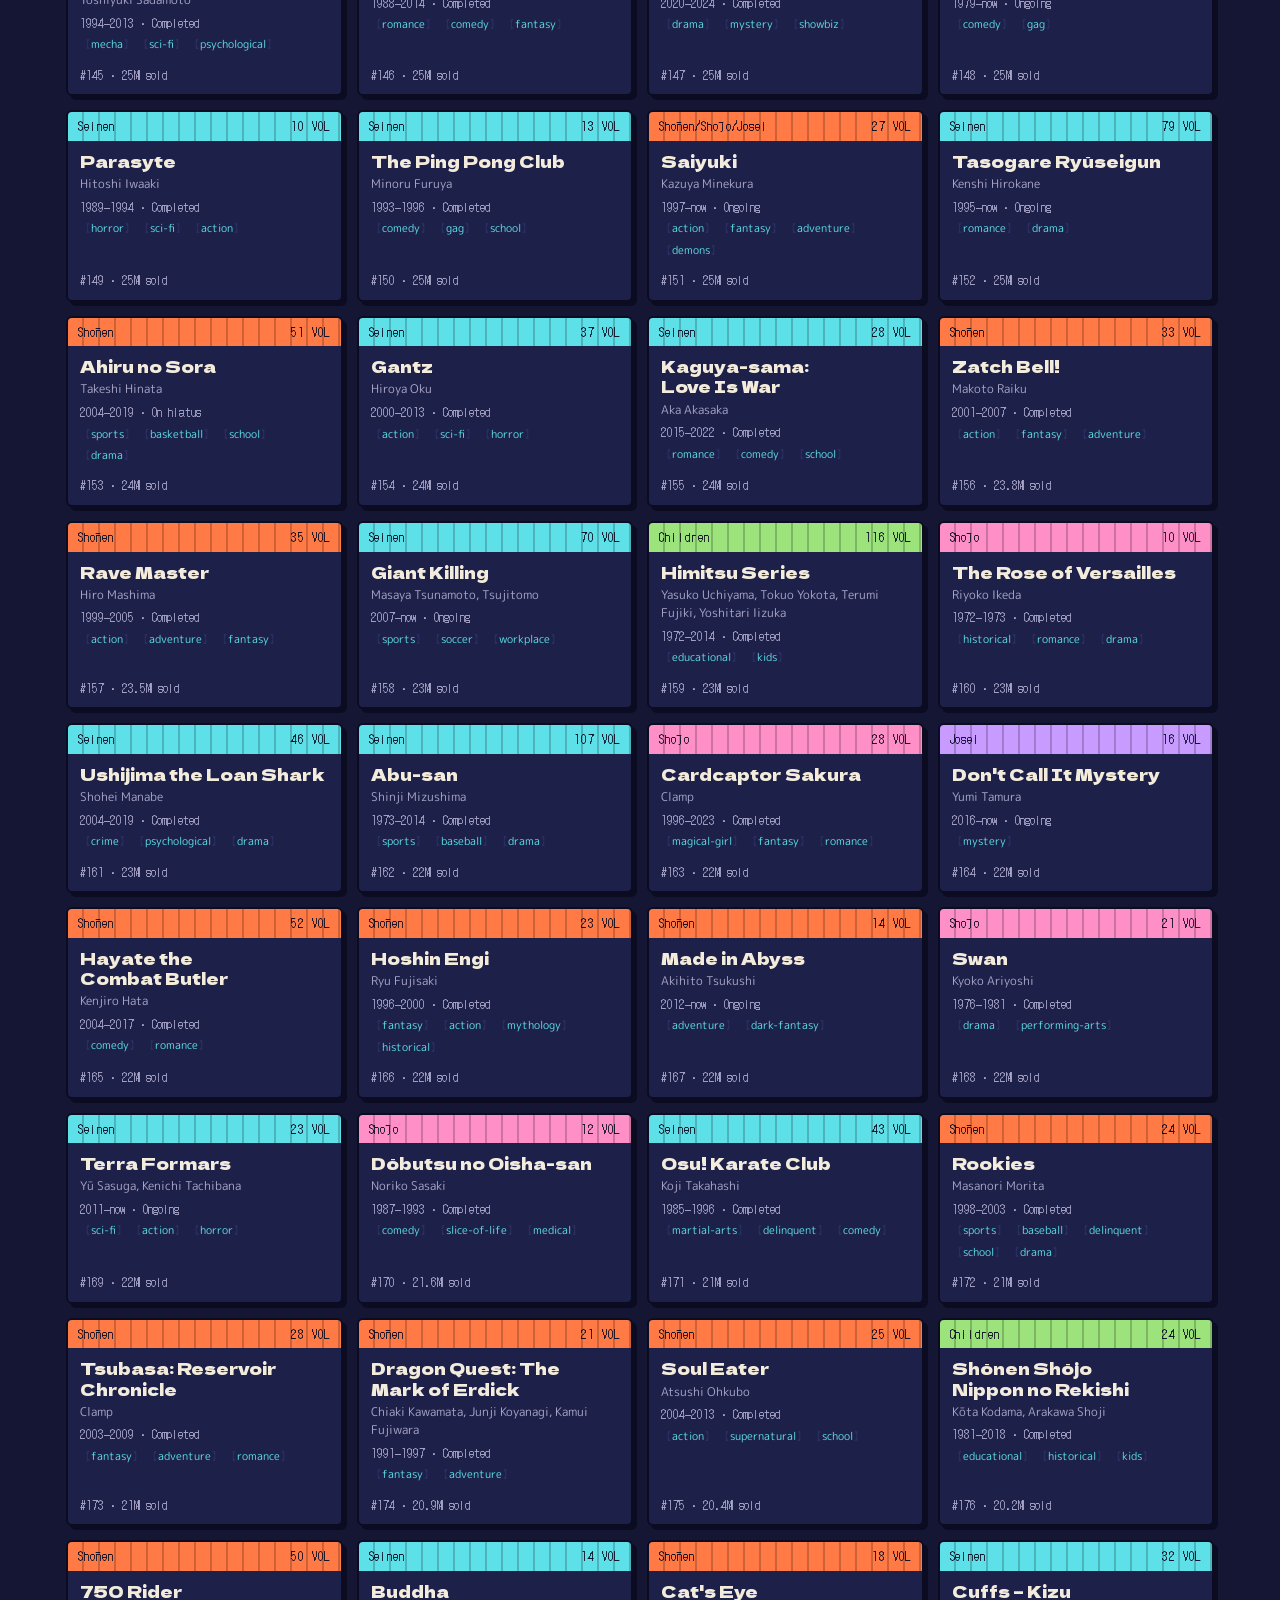
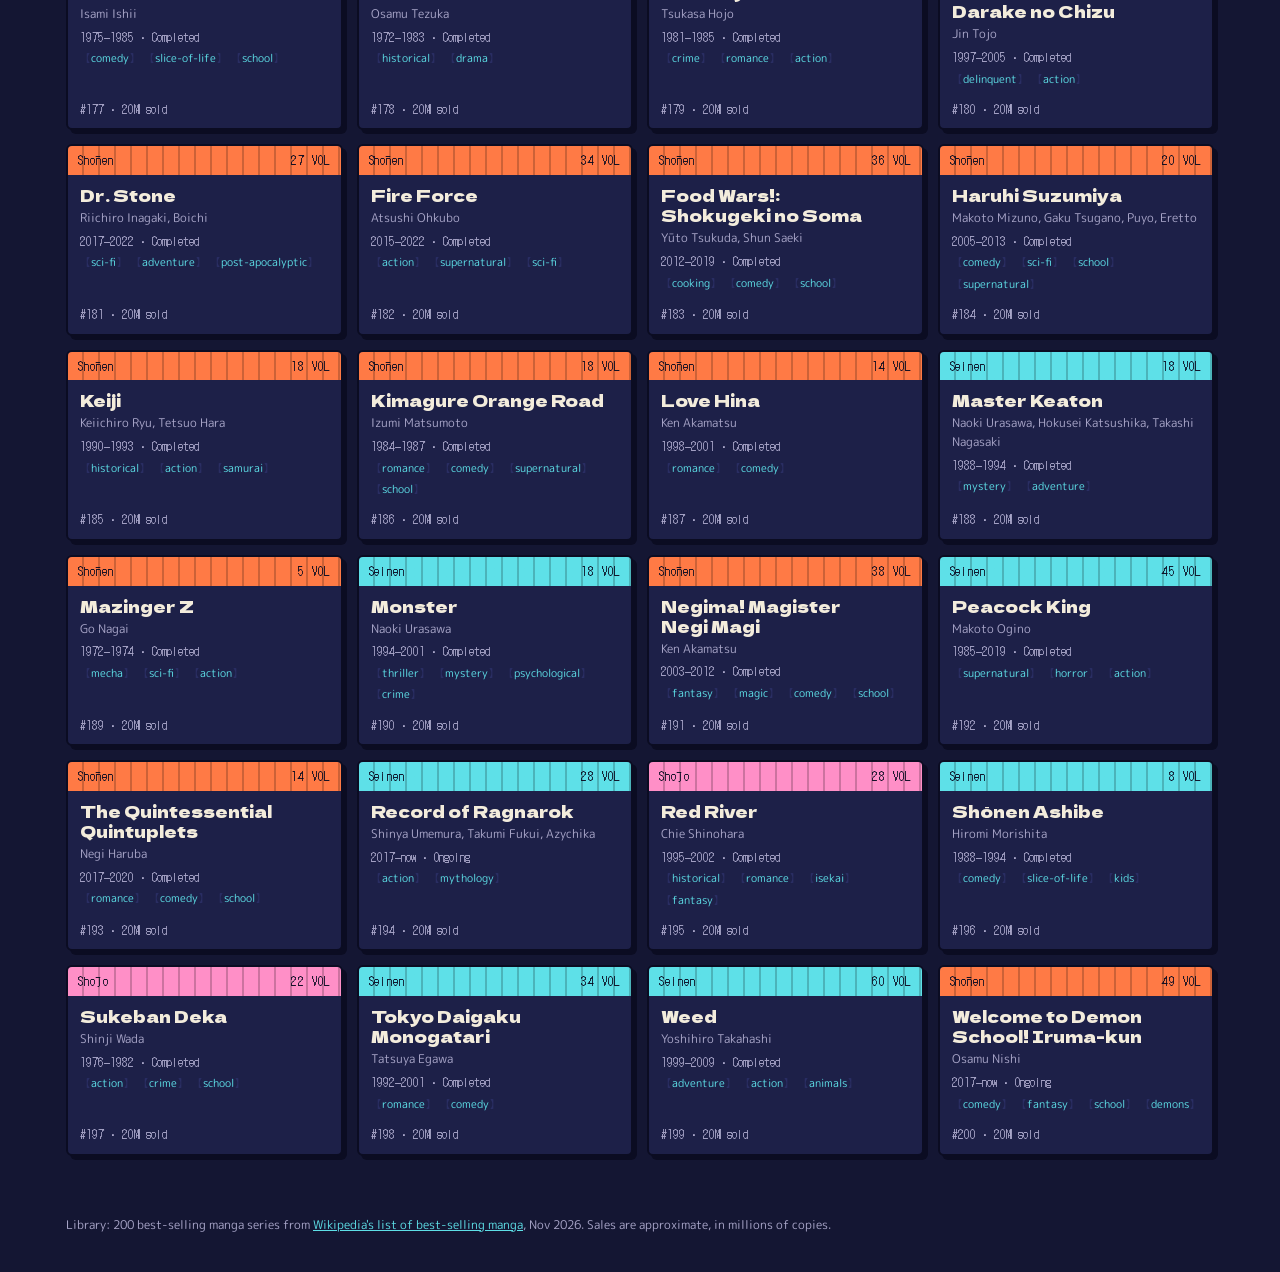
<file: media-log.html>
<!doctype html>
<html lang="en">
<head>
<meta charset="utf-8">
<meta name="viewport" content="width=device-width,initial-scale=1,viewport-fit=cover">
</head>
<body>
<title>Media Log</title>
<meta name="claude:viewport-fit-sides" content="cover">
<link rel="preconnect" href="https://fonts.googleapis.com">
<link rel="preconnect" href="https://fonts.gstatic.com" crossorigin>
<link rel="stylesheet" href="https://fonts.googleapis.com/css2?family=Dela+Gothic+One&family=DotGothic16&family=M+PLUS+Rounded+1c:wght@400;500;700;800&display=swap">
<style>
/* Layout: an early-90s TV broadcast — title-card header, VHS-label cards on a night-cel ground, "next episode" previews. Single dark look by choice. */
:root {
  color-scheme: dark;
  --night: #141633;        /* ground: deep cel-painted night sky */
  --night-2: #1d2048;      /* raised panels */
  --night-3: #2a2e63;      /* hairlines, wells */
  --paper: #f3ecdc;        /* text */
  --dim: #a9a6c9;          /* secondary text, violet-biased */
  --sunset: #ff7a45;       /* primary accent: sunset orange */
  --magenta: #ff4f9a;      /* gradient partner */
  --cyan: #5ee0e8;         /* interactive / focus */
  --sub: #ffe34d;          /* fansub-subtitle yellow, ratings */
  --shonen: #ff7a45; --seinen: #5ee0e8; --shojo: #ff8fc7; --josei: #c79bff; --kids: #9be37a; --none: #a9a6c9;
  --good: #9be37a; --warn: #ffe34d; --bad: #ff6b6b;
  --f-display: "Dela Gothic One", "Arial Black", Impact, sans-serif;
  --f-body: "M PLUS Rounded 1c", "Hiragino Maru Gothic ProN", system-ui, sans-serif;
  --f-osd: "DotGothic16", "Courier New", ui-monospace, monospace;
  --s-1: .75rem; --s-2: .875rem; --s-3: 1rem; --s-4: 1.25rem; --s-5: 1.75rem; --s-6: clamp(2.2rem, 7vw, 4.2rem);
}
* { box-sizing: border-box; }
html { background: var(--night); }
body {
  background: var(--night);
  background-image: radial-gradient(ellipse 120% 60% at 50% -10%, #3b2a6b 0%, transparent 60%);
  background-attachment: fixed;
  color: var(--paper);
  font-family: var(--f-body);
  font-size: var(--s-3);
  line-height: 1.55;
  min-height: 100%;
}
body::before { content: ""; position: fixed; inset: 0 0 auto; height: env(safe-area-inset-top, 0px); z-index: 30; background: var(--night); }
body::after { /* CRT scanlines */
  content: ""; position: fixed; inset: 0; pointer-events: none; z-index: 50;
  background: repeating-linear-gradient(to bottom, rgba(0,0,0,.18) 0 1px, transparent 1px 3px);
  mix-blend-mode: multiply;
}
.wrap { max-width: 1180px; margin: 0 auto; padding-left: max(16px, env(safe-area-inset-left, 0px)); padding-right: max(16px, env(safe-area-inset-right, 0px)); }
button, input, select, textarea { font: inherit; color: inherit; }
:focus-visible { outline: 2px solid var(--cyan); outline-offset: 2px; }

/* ---------- title card ---------- */
.titlecard { padding-block: 28px 18px; display: grid; gap: 10px; }
.osd { font-family: var(--f-osd); font-size: var(--s-2); letter-spacing: .08em; color: var(--dim); display: flex; flex-wrap: wrap; gap: 6px 18px; align-items: center; }
.osd .play { color: var(--cyan); }
.osd .rec { color: var(--bad); animation: blink 1.4s steps(1) infinite; }
@keyframes blink { 50% { opacity: 0; } }
@media (prefers-reduced-motion: reduce) { .osd .rec { animation: none; } }
.logo { display: flex; flex-wrap: wrap; align-items: baseline; gap: 4px 18px; }
.logo h1 {
  margin: 0; font-family: var(--f-display); font-weight: 400; font-size: var(--s-6); line-height: .95; letter-spacing: .01em;
  background: linear-gradient(180deg, var(--sub) 0%, var(--sunset) 55%, var(--magenta) 100%);
  -webkit-background-clip: text; background-clip: text; color: transparent;
  filter: drop-shadow(3px 3px 0 #0b0c22) drop-shadow(0 0 18px rgba(255,79,154,.25));
  text-wrap: balance;
}
.logo .jp { font-family: var(--f-display); font-size: var(--s-5); color: var(--cyan); text-shadow: 2px 2px 0 #0b0c22; }
.tagline { margin: 0; color: var(--dim); max-width: 62ch; font-size: var(--s-2); }

/* ---------- channel tabs ---------- */
.tabs { position: sticky; top: env(safe-area-inset-top, 0px); z-index: 20; background: color-mix(in srgb, var(--night) 92%, transparent); backdrop-filter: blur(6px); border-bottom: 2px solid var(--night-3); }
.tabs .wrap { display: flex; gap: 6px; padding-block: 8px; overflow-x: auto; }
.tab { border: 0; background: transparent; padding: 8px 14px; border-radius: 4px; cursor: pointer; font-family: var(--f-osd); font-size: var(--s-2); letter-spacing: .1em; color: var(--dim); white-space: nowrap; display: flex; gap: 8px; align-items: center; }
.tab .ch { color: var(--night-3); background: var(--dim); color: var(--night); padding: 0 5px; border-radius: 2px; font-size: var(--s-1); }
.tab[aria-selected="true"] { color: var(--paper); background: var(--night-2); box-shadow: inset 0 -3px 0 var(--sunset); }
.tab[aria-selected="true"] .ch { background: var(--sunset); }
.tab .count { color: var(--sub); }
.save-state { margin-left: auto; font-family: var(--f-osd); font-size: var(--s-1); color: var(--dim); align-self: center; white-space: nowrap; padding-left: 12px; }

main { padding-block: 20px 60px; }
.view[hidden] { display: none; }

/* ---------- controls ---------- */
.controls { display: grid; grid-template-columns: minmax(0, 2fr) repeat(4, minmax(0, 1fr)); gap: 10px; margin-bottom: 14px; }
@media (max-width: 900px) { .controls { grid-template-columns: 1fr 1fr; } .controls .search { grid-column: 1 / -1; } }
.field { display: grid; gap: 4px; min-width: 0; }
.field label { font-family: var(--f-osd); font-size: var(--s-1); letter-spacing: .12em; color: var(--dim); text-transform: uppercase; }
.field input, .field select { width: 100%; background: var(--night-2); border: 2px solid var(--night-3); border-radius: 4px; padding: 8px 10px; min-width: 0; }
.field input::placeholder { color: var(--dim); opacity: .7; }
.resultline { display: flex; flex-wrap: wrap; gap: 8px 14px; align-items: center; margin-bottom: 16px; font-family: var(--f-osd); font-size: var(--s-2); color: var(--dim); }
.resultline b { color: var(--sub); font-weight: 400; }
.chip-clear { border: 1px solid var(--night-3); background: var(--night-2); border-radius: 999px; padding: 2px 10px; cursor: pointer; font-size: var(--s-1); }

/* ---------- VHS label cards ---------- */
.grid { display: grid; grid-template-columns: repeat(auto-fill, minmax(min(100%, 250px), 1fr)); gap: 14px; }
.card {
  --demo: var(--none);
  display: grid; grid-template-rows: auto 1fr auto; text-align: left; width: 100%;
  background: var(--night-2); border: 2px solid #0b0c22; border-radius: 6px; overflow: hidden; cursor: pointer; padding: 0;
  box-shadow: 4px 4px 0 #0b0c22; transition: transform .12s, box-shadow .12s;
}
.card:hover { transform: translate(-2px, -2px); box-shadow: 6px 6px 0 #0b0c22; }
@media (prefers-reduced-motion: reduce) { .card { transition: none; } .card:hover { transform: none; } }
.card .label {
  display: flex; justify-content: space-between; align-items: center; gap: 8px; padding: 5px 10px;
  background: repeating-linear-gradient(90deg, var(--demo) 0 14px, color-mix(in srgb, var(--demo) 80%, #000) 14px 16px);
  color: #0b0c22; font-family: var(--f-osd); font-size: var(--s-1); letter-spacing: .08em;
}
.card .body { padding: 10px 12px 6px; display: grid; gap: 4px; align-content: start; min-width: 0; }
.card .title { font-family: var(--f-display); font-size: 1.05rem; line-height: 1.2; color: var(--paper); text-wrap: balance; overflow-wrap: anywhere; }
.card .by { color: var(--dim); font-size: var(--s-1); overflow-wrap: anywhere; }
.card .meta { font-family: var(--f-osd); font-size: var(--s-1); color: var(--dim); font-variant-numeric: tabular-nums; }
.card .foot { display: flex; justify-content: space-between; align-items: center; gap: 8px; padding: 6px 12px 10px; min-height: 34px; }
.tags { display: flex; flex-wrap: wrap; gap: 4px; }
.tag { font-size: .7rem; color: var(--cyan); background: transparent; border: 0; padding: 0; cursor: pointer; }
.tag::before { content: "【"; color: var(--night-3); } .tag::after { content: "】"; color: var(--night-3); }
.tag:hover { color: var(--sub); }
.demo-shonen { --demo: var(--shonen); } .demo-seinen { --demo: var(--seinen); } .demo-shojo { --demo: var(--shojo); }
.demo-josei { --demo: var(--josei); } .demo-children { --demo: var(--kids); }

.status { font-family: var(--f-osd); font-size: var(--s-1); letter-spacing: .06em; padding: 1px 7px; border-radius: 3px; border: 1px solid currentColor; white-space: nowrap; }
.st-planned { color: var(--dim); } .st-in_progress { color: var(--cyan); } .st-completed { color: var(--good); }
.st-on_hold { color: var(--warn); } .st-dropped { color: var(--bad); }
.stars { color: var(--sub); font-family: var(--f-osd); font-size: var(--s-2); white-space: nowrap; font-variant-numeric: tabular-nums; text-shadow: 1px 1px 0 #0b0c22; }

/* ---------- empty / panels ---------- */
.panel { background: var(--night-2); border: 2px solid #0b0c22; border-radius: 6px; box-shadow: 4px 4px 0 #0b0c22; padding: 20px; }
.empty { text-align: left; display: grid; gap: 10px; max-width: 640px; }
.empty h3 { margin: 0; font-family: var(--f-display); font-weight: 400; font-size: var(--s-4); color: var(--sub); }
.empty p { margin: 0; color: var(--dim); }
.btn { border: 2px solid #0b0c22; background: var(--sunset); color: #0b0c22; font-weight: 800; border-radius: 4px; padding: 8px 14px; cursor: pointer; box-shadow: 3px 3px 0 #0b0c22; }
.btn.ghost { background: var(--night-3); color: var(--paper); }
.btn:active { transform: translate(2px, 2px); box-shadow: 1px 1px 0 #0b0c22; }

/* ---------- section heads ---------- */
.sechead { display: flex; flex-wrap: wrap; align-items: baseline; gap: 4px 14px; margin: 0 0 14px; }
.sechead h2 { margin: 0; font-family: var(--f-display); font-weight: 400; font-size: var(--s-5); color: var(--paper); text-shadow: 3px 3px 0 #0b0c22; }
.sechead .jp { font-family: var(--f-display); color: var(--magenta); font-size: var(--s-3); }
.sechead p { margin: 0; flex-basis: 100%; color: var(--dim); font-size: var(--s-2); max-width: 70ch; }

/* ---------- stats strip ---------- */
.stats { display: grid; grid-template-columns: repeat(4, minmax(0, 1fr)); gap: 10px; margin-bottom: 22px; }
@media (max-width: 640px) { .stats { grid-template-columns: repeat(2, minmax(0, 1fr)); } }
.stat { background: #0b0c22; border-radius: 4px; padding: 10px 12px; font-family: var(--f-osd); }
.stat .k { font-size: var(--s-1); letter-spacing: .12em; color: var(--dim); }
.stat .v { font-size: 1.7rem; color: var(--cyan); line-height: 1.1; font-variant-numeric: tabular-nums; }

/* ---------- ranking ---------- */
.ranking { display: grid; gap: 8px; margin-bottom: 28px; }
.rankrow { display: grid; grid-template-columns: 64px minmax(0, 1fr) auto; gap: 12px; align-items: center; background: var(--night-2); border: 2px solid #0b0c22; border-radius: 6px; padding: 8px 12px 8px 0; cursor: pointer; text-align: left; width: 100%; }
.rankrow:hover { border-color: var(--night-3); }
.rankno { font-family: var(--f-display); font-size: 1.9rem; text-align: center; color: var(--dim); font-variant-numeric: tabular-nums; line-height: 1; }
.rankrow:nth-child(1) .rankno { color: var(--sub); } .rankrow:nth-child(2) .rankno { color: #d9dbe8; } .rankrow:nth-child(3) .rankno { color: #e0a070; }
.rankrow .t { font-family: var(--f-display); font-size: 1rem; overflow-wrap: anywhere; }
.rankrow .s { color: var(--dim); font-size: var(--s-1); }
.rankrow .r { display: grid; justify-items: end; gap: 4px; }
.subgroup h3 { font-family: var(--f-osd); font-weight: 400; letter-spacing: .14em; font-size: var(--s-2); color: var(--dim); margin: 22px 0 10px; text-transform: uppercase; }

/* ---------- next-episode previews ---------- */
.reco { display: grid; grid-template-columns: repeat(auto-fill, minmax(min(100%, 330px), 1fr)); gap: 14px; }
.ep { display: grid; grid-template-columns: 74px minmax(0, 1fr); text-align: left; background: var(--night-2); border: 2px solid #0b0c22; border-radius: 6px; box-shadow: 4px 4px 0 #0b0c22; overflow: hidden; cursor: pointer; padding: 0; width: 100%; }
.ep .match { background: linear-gradient(180deg, var(--sunset), var(--magenta)); color: #0b0c22; display: grid; place-content: center; text-align: center; padding: 8px 4px; }
.ep .match b { font-family: var(--f-display); font-weight: 400; font-size: 1.5rem; line-height: 1; }
.ep .match span { font-family: var(--f-osd); font-size: .65rem; letter-spacing: .1em; }
.ep .body { padding: 10px 12px; display: grid; gap: 4px; min-width: 0; }
.ep .why { font-size: var(--s-1); color: #0b0c22; background: var(--sub); padding: 2px 8px; border-radius: 2px; justify-self: start; font-weight: 700; overflow-wrap: anywhere; }
.ep .title { font-family: var(--f-display); font-size: 1.05rem; line-height: 1.2; overflow-wrap: anywhere; }
.ep .by { color: var(--dim); font-size: var(--s-1); }
.profile { display: flex; flex-wrap: wrap; gap: 6px; margin: 0 0 18px; align-items: center; }
.profile .lbl { font-family: var(--f-osd); font-size: var(--s-1); letter-spacing: .12em; color: var(--dim); margin-right: 4px; }
.pchip { font-size: var(--s-1); padding: 2px 9px; border-radius: 999px; background: #0b0c22; }
.pchip.pos { color: var(--good); } .pchip.neg { color: var(--bad); }

/* ---------- detail dialog ---------- */
dialog { border: 0; padding: 0; background: transparent; color: var(--paper); width: min(680px, calc(100vw - 24px)); max-height: calc(100vh - 24px); }
dialog::backdrop { background: rgba(8, 9, 26, .78); }
.sheet { background: var(--night-2); border: 2px solid #0b0c22; border-radius: 8px; box-shadow: 6px 6px 0 #0b0c22; overflow: hidden; }
.sheet .label { padding: 6px 14px; display: flex; justify-content: space-between; align-items: center; gap: 10px; }
.closex { border: 0; background: #0b0c22; color: var(--paper); border-radius: 3px; padding: 2px 9px; cursor: pointer; font-family: var(--f-osd); }
.sheet .inner { padding: 16px 18px 20px; display: grid; gap: 14px; }
.sheet h2 { margin: 0; font-family: var(--f-display); font-weight: 400; font-size: var(--s-5); line-height: 1.15; text-wrap: balance; overflow-wrap: anywhere; }
.facts { display: grid; grid-template-columns: repeat(auto-fit, minmax(120px, 1fr)); gap: 8px; }
.fact { background: #0b0c22; border-radius: 4px; padding: 6px 10px; }
.fact .k { font-family: var(--f-osd); font-size: .7rem; letter-spacing: .12em; color: var(--dim); }
.fact .v { font-variant-numeric: tabular-nums; font-size: var(--s-2); }
.ctl-label { font-family: var(--f-osd); font-size: var(--s-1); letter-spacing: .12em; color: var(--dim); margin-bottom: 6px; display: block; }
.seg { display: flex; flex-wrap: wrap; gap: 6px; }
.seg button { border: 2px solid var(--night-3); background: #0b0c22; border-radius: 4px; padding: 5px 10px; cursor: pointer; font-size: var(--s-2); }
.seg button[aria-pressed="true"] { border-color: currentColor; background: var(--night-3); }
.rate { display: grid; grid-template-columns: repeat(10, minmax(0, 1fr)); gap: 4px; }
.rate button { border: 2px solid var(--night-3); background: #0b0c22; border-radius: 4px; padding: 6px 0; cursor: pointer; font-family: var(--f-osd); font-variant-numeric: tabular-nums; }
.rate button.on { background: var(--sub); color: #0b0c22; border-color: var(--sub); }
.rate-hint { font-family: var(--f-osd); font-size: var(--s-1); color: var(--dim); margin-top: 6px; display: flex; justify-content: space-between; gap: 10px; }
.prog { display: flex; align-items: center; gap: 10px; flex-wrap: wrap; }
.prog input { width: 90px; background: #0b0c22; border: 2px solid var(--night-3); border-radius: 4px; padding: 6px 8px; font-variant-numeric: tabular-nums; }
.bar { flex: 1 1 160px; height: 10px; background: #0b0c22; border-radius: 2px; overflow: hidden; }
.bar i { display: block; height: 100%; background: linear-gradient(90deg, var(--cyan), var(--good)); }
textarea { width: 100%; min-height: 70px; background: #0b0c22; border: 2px solid var(--night-3); border-radius: 4px; padding: 8px 10px; resize: vertical; }
.similar { display: grid; gap: 6px; }
.simrow { display: flex; justify-content: space-between; gap: 10px; align-items: center; background: #0b0c22; border: 0; border-radius: 4px; padding: 6px 10px; cursor: pointer; text-align: left; width: 100%; }
.simrow span:first-child { overflow-wrap: anywhere; min-width: 0; }
.simrow .pct { font-family: var(--f-osd); color: var(--cyan); font-size: var(--s-1); white-space: nowrap; }
.sheet-foot { display: flex; justify-content: space-between; align-items: center; gap: 10px; flex-wrap: wrap; }
.linkbtn { background: none; border: 0; color: var(--bad); cursor: pointer; font-size: var(--s-1); text-decoration: underline; padding: 0; }
.confirm { display: flex; gap: 8px; align-items: center; font-size: var(--s-1); flex-wrap: wrap; }

.toast { position: fixed; left: 50%; transform: translateX(-50%); bottom: calc(16px + env(safe-area-inset-bottom, 0px)); background: var(--sub); color: #0b0c22; font-family: var(--f-osd); padding: 6px 14px; border-radius: 3px; box-shadow: 3px 3px 0 #0b0c22; z-index: 60; }
footer { color: var(--dim); font-size: var(--s-1); padding-block: 0 30px; }
footer a { color: var(--cyan); }
</style>

<header class="titlecard wrap">
  <div class="osd"><span class="play">▶ PLAY</span><span id="osd-clock">SP 0:00:00</span><span class="rec">● REC</span><span id="osd-stats">200 TITLES ON TAPE</span></div>
  <div class="logo"><h1>MEDIA LOG</h1><span class="jp">メディア・ログ</span></div>
  <p class="tagline">Track what you've read, watched and played. Rate it out of 10, and the recommender suggests titles that share the themes you liked.</p>
</header>

<nav class="tabs" aria-label="Sections">
  <div class="wrap" role="tablist">
    <button class="tab" role="tab" id="tab-library" data-view="library"><span class="ch">CH1</span>LIBRARY</button>
    <button class="tab" role="tab" id="tab-log" data-view="log"><span class="ch">CH2</span>MY RANKING <span class="count" id="count-log"></span></button>
    <button class="tab" role="tab" id="tab-for-you" data-view="for-you"><span class="ch">CH3</span>NEXT UP</button>
    <span class="save-state" id="save-state">SAVED IN THIS BROWSER</span>
  </div>
</nav>

<main class="wrap">
  <section class="view" id="view-library" aria-labelledby="tab-library">
    <div class="controls">
      <div class="field search"><label for="q">Search</label><input id="q" type="search" placeholder="Title or creator…" autocomplete="off"></div>
      <div class="field"><label for="f-tag">Theme</label><select id="f-tag"></select></div>
      <div class="field"><label for="f-demo">Audience</label><select id="f-demo"><option value="">All audiences</option><option>Shōnen</option><option>Seinen</option><option>Shōjo</option><option>Josei</option><option>Children</option></select></div>
      <div class="field"><label for="f-status">My status</label><select id="f-status"><option value="">Everything</option><option value="none">Not tracked</option><option value="planned">Planned</option><option value="in_progress">In progress</option><option value="completed">Finished</option><option value="on_hold">On hold</option><option value="dropped">Dropped</option></select></div>
      <div class="field"><label for="f-sort">Sort</label><select id="f-sort"><option value="rank">Best-selling</option><option value="title">Title A–Z</option><option value="new">Newest run</option><option value="old">Oldest run</option><option value="mine">My rating</option><option value="vols">Most volumes</option><option value="short">Fewest volumes</option></select></div>
    </div>
    <div class="resultline" id="resultline"></div>
    <div class="grid" id="grid"></div>
  </section>

  <section class="view" id="view-log" aria-labelledby="tab-log" hidden>
    <div class="sechead"><h2>My Ranking</h2><span class="jp">ランキング</span><p>Everything you've rated, highest first. Ties go to whatever you updated most recently.</p></div>
    <div class="stats" id="stats"></div>
    <div id="ranking-wrap"></div>
  </section>

  <section class="view" id="view-for-you" aria-labelledby="tab-for-you" hidden>
    <div class="sechead"><h2>Next Up</h2><span class="jp">次回予告</span><p>Untracked titles ranked by how closely their themes match what you rated highly. Titles you rated low push similar ones down.</p></div>
    <div id="reco-wrap"></div>
  </section>
</main>

<footer class="wrap">Library: 200 best-selling manga series from <a href="https://en.wikipedia.org/wiki/List_of_best-selling_manga" target="_blank" rel="noopener">Wikipedia's list of best-selling manga</a>, Nov 2026. Sales are approximate, in millions of copies.</footer>

<dialog id="detail" aria-labelledby="d-title"><div class="sheet" id="sheet"></div></dialog>
<div class="toast" id="toast" hidden></div>

<script>
const RAW = [["one-piece","One Piece","Eiichiro Oda","Shōnen",115,1997,null,"o",600.0,["action","adventure","fantasy","comedy","pirates"]],["doraemon","Doraemon","Fujiko F. Fujio","Children",45,1969,1996,"c",300.0,["comedy","sci-fi","slice-of-life","kids"]],["golgo-13","Golgo 13","Takao Saito, Saito Production","Seinen",221,1968,null,"o",300.0,["action","crime","thriller"]],["case-closed-detective-conan","Case Closed / Detective Conan","Gosho Aoyama","Shōnen",108,1994,null,"o",270.0,["mystery","detective","crime"]],["dragon-ball","Dragon Ball","Akira Toriyama","Shōnen",42,1984,1995,"c",260.0,["action","adventure","martial-arts","comedy","fantasy"]],["naruto","Naruto","Masashi Kishimoto","Shōnen",72,1999,2014,"c",250.0,["action","adventure","ninja","martial-arts"]],["demon-slayer-kimetsu-no-yaiba","Demon Slayer: Kimetsu no Yaiba","Koyoharu Gotouge","Shōnen",23,2016,2020,"c",220.0,["action","supernatural","historical","demons"]],["slam-dunk","Slam Dunk","Takehiko Inoue","Shōnen",31,1990,1996,"c",185.0,["sports","basketball","comedy","school","delinquent"]],["kochikame-tokyo-beat-cops","KochiKame: Tokyo Beat Cops","Osamu Akimoto","Shōnen",201,1976,2016,"c",157.2,["comedy","gag","workplace","police"]],["jujutsu-kaisen","Jujutsu Kaisen","Gege Akutami","Shōnen",30,2018,2024,"c",150.0,["action","supernatural","horror","school"]],["crayon-shin-chan","Crayon Shin-chan","Yoshito Usui, UY Team","Seinen",65,1990,null,"o",148.0,["comedy","gag","slice-of-life","family"]],["attack-on-titan","Attack on Titan","Hajime Isayama","Shōnen",34,2009,2021,"c",140.0,["action","dark-fantasy","drama","military","mystery"]],["oishinbo","Oishinbo","Tetsu Kariya, Akira Hanasaki","Seinen",111,1983,2014,"h",135.0,["cooking","drama","workplace"]],["bleach","Bleach","Tite Kubo","Shōnen",74,2001,2016,"c",130.0,["action","supernatural","adventure"]],["jojo-s-bizarre-adventure","JoJo's Bizarre Adventure","Hirohiko Araki","Shōnen/Seinen",139,1987,null,"o",120.0,["action","adventure","supernatural","mystery"]],["kingdom","Kingdom","Yasuhisa Hara","Seinen",79,2006,null,"o",120.0,["action","historical","war","military"]],["astro-boy","Astro Boy","Osamu Tezuka","Shōnen",23,1952,1968,"c",100.0,["sci-fi","action","robots","kids"]],["baki-the-grappler","Baki the Grappler","Keisuke Itagaki","Shōnen",156,1991,null,"o",100.0,["action","martial-arts"]],["fist-of-the-north-star","Fist of the North Star","Buronson, Tetsuo Hara","Shōnen",27,1983,1988,"c",100.0,["action","martial-arts","post-apocalyptic"]],["hajime-no-ippo","Hajime no Ippo","George Morikawa","Shōnen",145,1989,null,"o",100.0,["sports","boxing","martial-arts","comedy"]],["hunter-x-hunter","Hunter × Hunter","Yoshihiro Togashi","Shōnen",39,1998,null,"o",100.0,["action","adventure","fantasy"]],["the-kindaichi-case-files","The Kindaichi Case Files","Yōzaburō Kanari, Seimaru Amagi, Fumiya Satō","Shōnen/Seinen",102,1992,null,"o",100.0,["mystery","detective","crime","school"]],["my-hero-academia","My Hero Academia","Kōhei Horikoshi","Shōnen",42,2014,2024,"c",100.0,["action","superhero","school"]],["touch","Touch","Mitsuru Adachi","Shōnen",26,1981,1986,"c",100.0,["sports","baseball","romance","drama","school"]],["captain-tsubasa","Captain Tsubasa","Yōichi Takahashi","Shōnen/Seinen",110,1981,2024,"c",90.0,["sports","soccer"]],["fullmetal-alchemist","Fullmetal Alchemist","Hiromu Arakawa","Shōnen",27,2001,2010,"c",90.0,["action","adventure","fantasy","military","drama"]],["sazae-san","Sazae-san","Machiko Hasegawa","",68,1946,1974,"c",86.0,["comedy","slice-of-life","family"]],["kinnikuman","Kinnikuman","Yudetamago","Shōnen/Seinen",93,1979,null,"o",85.0,["action","comedy","wrestling","martial-arts","superhero"]],["vagabond","Vagabond","Takehiko Inoue","Seinen",37,1998,2015,"h",82.0,["historical","martial-arts","drama","samurai"]],["sangokushi","Sangokushi","Mitsuteru Yokoyama","Shōnen",60,1971,1986,"c",80.0,["historical","war","military","drama"]],["tokyo-revengers","Tokyo Revengers","Ken Wakui","Shōnen",31,2017,2022,"c",80.0,["action","delinquent","time-travel","drama"]],["haikyu","Haikyu!!","Haruichi Furudate","Shōnen",45,2012,2020,"c",75.0,["sports","volleyball","school","comedy"]],["gintama","Gintama","Hideaki Sorachi","Shōnen",77,2003,2019,"c",73.0,["comedy","gag","action","sci-fi","samurai"]],["fairy-tail","Fairy Tail","Hiro Mashima","Shōnen",63,2006,2017,"c",72.0,["action","adventure","fantasy","magic"]],["rurouni-kenshin","Rurouni Kenshin","Nobuhiro Watsuki","Shōnen",28,1994,1999,"c",72.0,["action","historical","samurai","romance"]],["berserk","Berserk","Kentaro Miura, Kouji Mori, Studio Gaga","Seinen",43,1989,null,"o",70.0,["action","dark-fantasy","horror","drama"]],["major","Major","Takuya Mitsuda","Shōnen",110,1994,null,"o",66.66,["sports","baseball","drama"]],["blue-lock","Blue Lock","Muneyuki Kaneshiro, Yusuke Nomura","Shōnen",39,2018,null,"o",65.0,["sports","soccer","psychological"]],["that-time-i-got-reincarnated-as-a-slime","That Time I Got Reincarnated as a Slime","Fuse, Taiki Kawakami","Shōnen",32,2015,null,"o",62.0,["fantasy","isekai","adventure","comedy","magic"]],["boys-over-flowers","Boys Over Flowers","Yoko Kamio","Shōjo",37,1992,2003,"c",61.0,["romance","drama","school"]],["the-prince-of-tennis","The Prince of Tennis","Takeshi Konomi","Shōnen",42,1999,2008,"c",60.0,["sports","tennis","school"]],["rokudenashi-blues","Rokudenashi Blues","Masanori Morita","Shōnen",42,1988,1997,"c",60.0,["delinquent","boxing","action","school"]],["the-apothecary-diaries","The Apothecary Diaries","Hyūganatsu, Minoji Kurata, Nekokurage","Seinen",39,2017,null,"o",57.0,["mystery","historical","drama","romance"]],["initial-d","Initial D","Shuichi Shigeno","Seinen",48,1995,2013,"c",56.0,["racing","drama"]],["bad-boys","Bad Boys","Hiroshi Tanaka","Seinen",22,1988,1996,"c",55.0,["delinquent","action"]],["h2","H2","Mitsuru Adachi","Shōnen",34,1992,1999,"c",55.0,["sports","baseball","romance","school"]],["ranma-half","Ranma ½","Rumiko Takahashi","Shōnen",38,1987,1996,"c",55.0,["comedy","martial-arts","romance"]],["the-seven-deadly-sins","The Seven Deadly Sins","Nakaba Suzuki","Shōnen",68,2012,null,"o",55.0,["action","adventure","fantasy","magic"]],["shura-no-mon","Shura no Mon","Masatoshi Kawahara","Shōnen",31,1987,1996,"c",55.0,["martial-arts","action"]],["minami-no-tei","Minami no Teiō","Dai Tennōji, Rikiya Gō","Shōnen",188,1992,2026,"c",53.0,["crime","drama"]],["super-radical-gag-family","Super Radical Gag Family","Kenji Hamaoka","Shōnen",107,1993,null,"o",51.0,["comedy","gag","family"]],["city-hunter","City Hunter","Tsukasa Hojo","Shōnen",35,1985,1991,"c",50.0,["action","comedy","crime"]],["cobra","Cobra","Buichi Terasawa","Shōnen",18,1978,1984,"c",50.0,["sci-fi","action","adventure"]],["devilman","Devilman","Go Nagai","Shōnen",5,1972,1973,"c",50.0,["horror","action","supernatural","demons"]],["dragon-quest-the-adventure-of-dai","Dragon Quest: The Adventure of Dai","Riku Sanjo, Koji Inada","Shōnen",37,1989,1996,"c",50.0,["fantasy","adventure","action","magic"]],["fisherman-sanpei","Fisherman Sanpei","Takao Yaguchi","Shōnen",65,1973,1983,"c",50.0,["fishing","adventure","slice-of-life"]],["glass-mask","Glass Mask","Suzue Miuchi","Shōjo",49,1976,2012,"h",50.0,["drama","performing-arts"]],["great-teacher-onizuka","Great Teacher Onizuka","Tooru Fujisawa","Shōnen",25,1997,2002,"c",50.0,["comedy","drama","school","delinquent"]],["inuyasha","Inuyasha","Rumiko Takahashi","Shōnen",56,1996,2008,"c",50.0,["action","fantasy","romance","supernatural","historical","demons"]],["nana","Nana","Ai Yazawa","Shōjo",21,2000,2009,"h",50.0,["drama","romance","music"]],["saint-seiya","Saint Seiya","Masami Kurumada","Shōnen",28,1985,1990,"c",50.0,["action","fantasy","mythology","martial-arts"]],["shoot","Shoot!","Tsukasa Ōshima","Shōnen",66,1990,2003,"c",50.0,["sports","soccer","school"]],["yuyu-hakusho","YuYu Hakusho","Yoshihiro Togashi","Shōnen",19,1990,1994,"c",50.0,["action","supernatural","martial-arts","demons"]],["dokaben","Dokaben","Shinji Mizushima","Shōnen",205,1972,2018,"c",48.0,["sports","baseball","comedy","school"]],["black-jack","Black Jack","Osamu Tezuka","Shōnen",25,1973,1983,"c",47.66,["medical","drama"]],["kosaku-shima","Kosaku Shima","Kenshi Hirokane","Seinen",92,1983,null,"o",47.0,["workplace","drama"]],["tokyo-ghoul","Tokyo Ghoul","Sui Ishida","Seinen",30,2011,2018,"c",47.0,["action","horror","supernatural","dark-fantasy"]],["crows","Crows","Hiroshi Takahashi","Shōnen",26,1990,1998,"c",46.0,["delinquent","action","school"]],["sailor-moon","Sailor Moon","Naoko Takeuchi","Shōjo",18,1991,1997,"c",46.0,["magical-girl","fantasy","romance","action"]],["shizukanaru-don-yakuza-side-story","Shizukanaru Don – Yakuza Side Story","Tatsuo Nitta","Seinen",108,1988,2013,"c",46.0,["crime","comedy","workplace"]],["ace-of-diamond","Ace of Diamond","Yuji Terajima","Shōnen",81,2006,2022,"c",45.0,["sports","baseball","school"]],["dear-boys","Dear Boys","Hiroki Yagami","Shōnen",101,1989,null,"o",45.0,["sports","basketball","school"]],["shonan-junai-gumi","Shonan Junai Gumi","Tooru Fujisawa","Shōnen",31,1990,1996,"c",45.0,["delinquent","comedy"]],["yu-gi-oh","Yu-Gi-Oh!","Kazuki Takahashi","Shōnen",38,1996,2004,"c",44.0,["games","action","supernatural"]],["the-promised-neverland","The Promised Neverland","Kaiu Shirai, Posuka Demizu","Shōnen",20,2016,2020,"c",43.0,["thriller","mystery","dark-fantasy","psychological"]],["spy-x-family","Spy × Family","Tatsuya Endo","Shōnen",17,2019,null,"o",42.0,["comedy","action","family","spy"]],["shaman-king","Shaman King","Hiroyuki Takei","Shōnen",32,1998,2004,"c",41.0,["action","supernatural","adventure"]],["be-bop-high-school","Be-Bop High School","Kazuhiro Kiuchi","Seinen",48,1983,2003,"c",40.0,["delinquent","comedy","school"]],["cooking-papa","Cooking Papa","Tochi Ueyama","Seinen",178,1985,null,"o",40.0,["cooking","slice-of-life","family"]],["crest-of-the-royal-family","Crest of the Royal Family","Chieko Hosokawa","Shōjo",71,1976,null,"o",40.0,["romance","historical","fantasy"]],["ky-kara-ore-wa","Kyō Kara Ore Wa!!","Hiroyuki Nishimori","Shōnen",38,1988,1997,"c",40.0,["delinquent","comedy","school"]],["nodame-cantabile","Nodame Cantabile","Tomoko Ninomiya","Josei",25,2001,2010,"c",39.0,["music","romance","comedy"]],["one-punch-man","One-Punch Man","One, Yusuke Murata","Seinen",37,2012,null,"o",38.0,["action","comedy","superhero"]],["black-butler","Black Butler","Yana Toboso","Shōnen",35,2006,null,"o",36.0,["mystery","supernatural","historical","demons"]],["chainsaw-man","Chainsaw Man","Tatsuki Fujimoto","Shōnen",24,2018,2026,"c",36.0,["action","horror","dark-fantasy","demons"]],["kimi-ni-todoke","Kimi ni Todoke","Karuho Shiina","Shōjo",30,2005,2017,"c",36.0,["romance","school","slice-of-life"]],["the-chef","The Chef","Mai Tsurugina, Tadashi Katou","Seinen",41,1985,1993,"c",35.0,["cooking","drama"]],["chibi-maruko-chan","Chibi Maruko-chan","Momoko Sakura","Shōjo",18,1986,2022,"c",35.0,["comedy","slice-of-life","family"]],["frieren-beyond-journey-s-end","Frieren: Beyond Journey's End","Kanehito Yamada, Tsukasa Abe","Shōnen",15,2020,null,"o",35.0,["fantasy","adventure","drama","magic"]],["itazura-na-kiss","Itazura na Kiss","Kaoru Tada","Shōjo",23,1990,1999,"c",35.0,["romance","comedy","school"]],["salary-man-kintaro","Salary Man Kintaro","Hiroshi Motomiya","Seinen",30,1994,2002,"c",35.0,["workplace","action","drama"]],["space-brothers","Space Brothers","Chūya Koyama","Seinen",46,2007,2026,"c",35.0,["sci-fi","drama","workplace"]],["urusei-yatsura","Urusei Yatsura","Rumiko Takahashi","Shōnen",34,1978,1987,"c",35.0,["comedy","romance","sci-fi"]],["worst","Worst","Hiroshi Takahashi","Shōnen",33,2002,2013,"c",35.0,["delinquent","action","school"]],["yowamushi-pedal","Yowamushi Pedal","Wataru Watanabe","Shōnen",101,2008,null,"o",35.0,["sports","cycling","school"]],["3x3-eyes","3×3 Eyes","Yuzo Takada","Seinen",40,1987,2002,"c",33.33,["fantasy","supernatural","action","adventure"]],["kaze-densetsu-bukkomi-no-taku","Kaze Densetsu: Bukkomi no Taku","Hiroto Saki, Juzo Tokoro","Shōnen/Seinen",27,1991,1997,"c",33.0,["delinquent","racing","action"]],["hell-teacher-jigoku-sensei-nube","Hell Teacher: Jigoku Sensei Nube","Shō Makura, Takeshi Okano","Shōnen",31,1993,1999,"c",32.0,["supernatural","horror","comedy","school"]],["the-silent-service","The Silent Service","Kaiji Kawaguchi","Seinen",32,1988,1996,"c",32.0,["military","thriller"]],["a-certain-magical-index","A Certain Magical Index","Kazuma Kamachi","Shōnen",33,2007,null,"o",31.0,["action","sci-fi","magic","school"]],["kuroko-s-basketball","Kuroko's Basketball","Tadatoshi Fujimaki","Shōnen",30,2008,2014,"c",31.0,["sports","basketball","school"]],["bastard","Bastard!!","Kazushi Hagiwara","Shōnen/Seinen",27,1988,2012,"h",30.0,["fantasy","action","magic","dark-fantasy"]],["chameleon","Chameleon","Atsushi Kase","Shōnen",47,1990,2000,"c",30.0,["delinquent","comedy"]],["death-note","Death Note","Tsugumi Ohba, Takeshi Obata","Shōnen",12,2003,2006,"c",30.0,["thriller","psychological","supernatural","mystery"]],["dr-slump","Dr. Slump","Akira Toriyama","Shōnen",18,1980,1984,"c",30.0,["comedy","gag","sci-fi"]],["the-fable","The Fable","Katsuhisa Minami","Seinen",36,2014,null,"o",30.0,["action","crime","comedy"]],["fruits-basket","Fruits Basket","Natsuki Takaya","Shōjo",23,1998,2006,"c",30.0,["romance","drama","supernatural"]],["gaki-deka","Gaki Deka","Tatsuhiko Yamagami","Shōnen",26,1974,1980,"c",30.0,["comedy","gag"]],["golden-kamuy","Golden Kamuy","Satoru Noda","Seinen",31,2014,2022,"c",30.0,["adventure","historical","action","comedy"]],["jarinko-chie","Jarinko Chie","Etsumi Haruki","Seinen",67,1978,1997,"c",30.0,["comedy","slice-of-life","family"]],["jingi","Jingi","Tachihara Ayumi","Seinen",66,1988,2017,"c",30.0,["crime","drama"]],["kaiji","Kaiji","Nobuyuki Fukumoto","Seinen",91,1996,null,"o",30.0,["psychological","thriller","gambling"]],["pok-mon-adventures","Pokémon Adventures","Hidenori Kusaka, Mato, Satoshi Yamamoto","Children",64,1997,null,"o",30.0,["adventure","fantasy","kids"]],["reborn","Reborn!","Akira Amano","Shōnen",42,2004,2012,"c",30.0,["action","comedy","crime"]],["tokimeki-tonight","Tokimeki Tonight","Koi Ikeno","Shōjo",30,1982,1994,"c",30.0,["romance","supernatural","comedy"]],["toriko","Toriko","Mitsutoshi Shimabukuro","Shōnen",43,2008,2016,"c",30.0,["action","adventure","cooking"]],["ushio-and-tora","Ushio and Tora","Kazuhiro Fujita","Shōnen",33,1990,1996,"c",30.0,["action","supernatural","demons"]],["yawara","Yawara!","Naoki Urasawa","Seinen",29,1986,1993,"c",30.0,["sports","martial-arts","romance"]],["futari-ecchi","Futari Ecchi","Katsu Aki","Seinen",95,1997,null,"o",29.5,["romance","comedy","mature"]],["chihayafuru","Chihayafuru","Yuki Suetsugu","Josei",50,2007,2022,"c",29.0,["sports","games","drama","romance","school"]],["shonan-bakusozoku","Shonan Bakusozoku","Satoshi Yoshida","Shōnen",16,1982,1988,"c",29.0,["delinquent","comedy"]],["asari-chan","Asari-chan","Mayumi Muroyama","Shōjo",100,1978,2014,"c",28.0,["comedy","family","slice-of-life"]],["assassination-classroom","Assassination Classroom","Yūsei Matsui","Shōnen",21,2012,2016,"c",27.0,["comedy","action","school","sci-fi"]],["d-gray-man","D.Gray-man","Katsura Hoshino","Shōnen",29,2004,null,"o",27.0,["action","dark-fantasy","supernatural"]],["eyeshield-21","Eyeshield 21","Riichiro Inagaki, Yusuke Murata","Shōnen",37,2002,2009,"c",27.0,["sports","football","comedy","school"]],["sakigake-otokojuku","Sakigake!! Otokojuku","Akira Miyashita","Shōnen",34,1985,1991,"c",27.0,["martial-arts","action","comedy","school"]],["seito-shokun","Seito Shokun!","Yoko Shoji","Shōjo/Josei",79,1977,2019,"c",27.0,["drama","school"]],["y-kan-club","Yūkan Club","Yukari Ichijo","Shōjo",19,1982,2002,"c",27.0,["comedy","mystery","school"]],["20th-century-boys","20th Century Boys","Naoki Urasawa","Seinen",22,1999,2006,"c",26.4,["mystery","thriller","sci-fi"]],["bari-bari-densetsu","Bari Bari Densetsu","Shuichi Shigeno","Shōnen",38,1983,1991,"c",26.0,["racing","drama","school"]],["tsuribaka-nisshi","Tsuribaka Nisshi","Jūzō Yamasaki, Kenichi Kitami","Seinen",118,1979,null,"o",26.0,["comedy","fishing","workplace"]],["angel-heart","Angel Heart","Tsukasa Hojo","Seinen",49,2001,2017,"c",25.0,["action","drama","crime"]],["aoashi","Aoashi","Yugo Kobayashi, Naohiko Ueno","Seinen",40,2015,2025,"c",25.0,["sports","soccer","drama"]],["ashita-no-joe","Ashita no Joe","Ikki Kajiwara, Tetsuya Chiba","Shōnen",20,1968,1973,"c",25.0,["sports","boxing","drama"]],["black-clover","Black Clover","Yūki Tabata","Shōnen",38,2015,2026,"c",25.0,["action","fantasy","magic"]],["blue-exorcist","Blue Exorcist","Kazue Kato","Shōnen",34,2009,null,"o",25.0,["action","supernatural","demons","school"]],["boys-be","Boys Be...","Masahiro Itabashi, Hiroyuki Tamakoshi","Shōnen",58,1991,2001,"c",25.0,["romance","comedy","school"]],["emblem-take-2","Emblem Take 2","Kazumasa Kiuchi, Jun Watanabe","Seinen",62,1990,2004,"c",25.0,["crime","drama"]],["flame-of-recca","Flame of Recca","Nobuyuki Anzai","Shōnen",33,1995,2002,"c",25.0,["action","martial-arts","ninja","supernatural"]],["fushigi-y-gi","Fushigi Yûgi","Yuu Watase","Shōjo/Josei",34,1991,null,"o",25.0,["fantasy","romance","isekai"]],["hikaru-no-go","Hikaru no Go","Yumi Hotta, Takeshi Obata","Shōnen",23,1998,2003,"c",25.0,["games","drama","supernatural"]],["magi-the-labyrinth-of-magic","Magi: The Labyrinth of Magic","Shinobu Ohtaka","Shōnen",37,2009,2017,"c",25.0,["adventure","fantasy","magic","action"]],["maison-ikkoku","Maison Ikkoku","Rumiko Takahashi","Seinen",15,1980,1987,"c",25.0,["romance","comedy","slice-of-life"]],["miyuki","Miyuki","Mitsuru Adachi","Shōnen",12,1980,1984,"c",25.0,["romance","comedy"]],["neon-genesis-evangelion","Neon Genesis Evangelion","Yoshiyuki Sadamoto","Shōnen",14,1994,2013,"c",25.0,["mecha","sci-fi","psychological"]],["oh-my-goddess","Oh My Goddess!","Kōsuke Fujishima","Seinen",48,1988,2014,"c",25.0,["romance","comedy","fantasy"]],["oshi-no-ko","Oshi no Ko","Aka Akasaka, Mengo Yokoyari","Seinen",16,2020,2024,"c",25.0,["drama","mystery","showbiz"]],["patalliro","Patalliro!","Mineo Maya","Shōjo",104,1979,null,"o",25.0,["comedy","gag"]],["parasyte","Parasyte","Hitoshi Iwaaki","Seinen",10,1989,1994,"c",25.0,["horror","sci-fi","action"]],["the-ping-pong-club","The Ping Pong Club","Minoru Furuya","Seinen",13,1993,1996,"c",25.0,["comedy","gag","school"]],["saiyuki","Saiyuki","Kazuya Minekura","Shōnen/Shōjo/Josei",27,1997,null,"o",25.0,["action","fantasy","adventure","demons"]],["tasogare-ry-seigun","Tasogare Ryūseigun","Kenshi Hirokane","Seinen",79,1995,null,"o",25.0,["romance","drama"]],["ahiru-no-sora","Ahiru no Sora","Takeshi Hinata","Shōnen",51,2004,2019,"h",24.0,["sports","basketball","school","drama"]],["gantz","Gantz","Hiroya Oku","Seinen",37,2000,2013,"c",24.0,["action","sci-fi","horror"]],["kaguya-sama-love-is-war","Kaguya-sama: Love Is War","Aka Akasaka","Seinen",28,2015,2022,"c",24.0,["romance","comedy","school"]],["zatch-bell","Zatch Bell!","Makoto Raiku","Shōnen",33,2001,2007,"c",23.8,["action","fantasy","adventure"]],["rave-master","Rave Master","Hiro Mashima","Shōnen",35,1999,2005,"c",23.5,["action","adventure","fantasy"]],["giant-killing","Giant Killing","Masaya Tsunamoto, Tsujitomo","Seinen",70,2007,null,"o",23.0,["sports","soccer","workplace"]],["himitsu-series","Himitsu Series","Yasuko Uchiyama, Tokuo Yokota, Terumi Fujiki, Yoshitari Iizuka","Children",116,1972,2014,"c",23.0,["educational","kids"]],["the-rose-of-versailles","The Rose of Versailles","Riyoko Ikeda","Shōjo",10,1972,1973,"c",23.0,["historical","romance","drama"]],["ushijima-the-loan-shark","Ushijima the Loan Shark","Shohei Manabe","Seinen",46,2004,2019,"c",23.0,["crime","psychological","drama"]],["abu-san","Abu-san","Shinji Mizushima","Seinen",107,1973,2014,"c",22.0,["sports","baseball","drama"]],["cardcaptor-sakura","Cardcaptor Sakura","Clamp","Shōjo",28,1996,2023,"c",22.0,["magical-girl","fantasy","romance"]],["don-t-call-it-mystery","Don't Call It Mystery","Yumi Tamura","Josei",16,2016,null,"o",22.0,["mystery"]],["hayate-the-combat-butler","Hayate the Combat Butler","Kenjiro Hata","Shōnen",52,2004,2017,"c",22.0,["comedy","romance"]],["hoshin-engi","Hoshin Engi","Ryu Fujisaki","Shōnen",23,1996,2000,"c",22.0,["fantasy","action","mythology","historical"]],["made-in-abyss","Made in Abyss","Akihito Tsukushi","Shōnen",14,2012,null,"o",22.0,["adventure","dark-fantasy"]],["swan","Swan","Kyoko Ariyoshi","Shōjo",21,1976,1981,"c",22.0,["drama","performing-arts"]],["terra-formars","Terra Formars","Yū Sasuga, Kenichi Tachibana","Seinen",23,2011,null,"o",22.0,["sci-fi","action","horror"]],["d-butsu-no-oisha-san","Dōbutsu no Oisha-san","Noriko Sasaki","Shōjo",12,1987,1993,"c",21.6,["comedy","slice-of-life","medical"]],["osu-karate-club","Osu! Karate Club","Koji Takahashi","Seinen",43,1985,1996,"c",21.0,["martial-arts","delinquent","comedy"]],["rookies","Rookies","Masanori Morita","Shōnen",24,1998,2003,"c",21.0,["sports","baseball","delinquent","school","drama"]],["tsubasa-reservoir-chronicle","Tsubasa: Reservoir Chronicle","Clamp","Shōnen",28,2003,2009,"c",21.0,["fantasy","adventure","romance"]],["dragon-quest-the-mark-of-erdick","Dragon Quest: The Mark of Erdick","Chiaki Kawamata, Junji Koyanagi, Kamui Fujiwara","Shōnen",21,1991,1997,"c",20.9,["fantasy","adventure"]],["soul-eater","Soul Eater","Atsushi Ohkubo","Shōnen",25,2004,2013,"c",20.4,["action","supernatural","school"]],["sh-nen-sh-jo-nippon-no-rekishi","Shōnen Shōjo Nippon no Rekishi","Kōta Kodama, Arakawa Shoji","Children",24,1981,2018,"c",20.2,["educational","historical","kids"]],["750-rider","750 Rider","Isami Ishii","Shōnen",50,1975,1985,"c",20.0,["comedy","slice-of-life","school"]],["buddha","Buddha","Osamu Tezuka","Seinen",14,1972,1983,"c",20.0,["historical","drama"]],["cat-s-eye","Cat's Eye","Tsukasa Hojo","Shōnen",18,1981,1985,"c",20.0,["crime","romance","action"]],["cuffs-kizu-darake-no-chizu","Cuffs – Kizu Darake no Chizu","Jin Tojo","Seinen",32,1997,2005,"c",20.0,["delinquent","action"]],["dr-stone","Dr. Stone","Riichiro Inagaki, Boichi","Shōnen",27,2017,2022,"c",20.0,["sci-fi","adventure","post-apocalyptic"]],["fire-force","Fire Force","Atsushi Ohkubo","Shōnen",34,2015,2022,"c",20.0,["action","supernatural","sci-fi"]],["food-wars-shokugeki-no-soma","Food Wars!: Shokugeki no Soma","Yūto Tsukuda, Shun Saeki","Shōnen",36,2012,2019,"c",20.0,["cooking","comedy","school"]],["haruhi-suzumiya","Haruhi Suzumiya","Makoto Mizuno, Gaku Tsugano, Puyo, Eretto","Shōnen",20,2005,2013,"c",20.0,["comedy","sci-fi","school","supernatural"]],["keiji","Keiji","Keiichiro Ryu, Tetsuo Hara","Shōnen",18,1990,1993,"c",20.0,["historical","action","samurai"]],["kimagure-orange-road","Kimagure Orange Road","Izumi Matsumoto","Shōnen",18,1984,1987,"c",20.0,["romance","comedy","supernatural","school"]],["love-hina","Love Hina","Ken Akamatsu","Shōnen",14,1998,2001,"c",20.0,["romance","comedy"]],["master-keaton","Master Keaton","Naoki Urasawa, Hokusei Katsushika, Takashi Nagasaki","Seinen",18,1988,1994,"c",20.0,["mystery","adventure"]],["mazinger-z","Mazinger Z","Go Nagai","Shōnen",5,1972,1974,"c",20.0,["mecha","sci-fi","action"]],["monster","Monster","Naoki Urasawa","Seinen",18,1994,2001,"c",20.0,["thriller","mystery","psychological","crime"]],["negima-magister-negi-magi","Negima! Magister Negi Magi","Ken Akamatsu","Shōnen",38,2003,2012,"c",20.0,["fantasy","magic","comedy","school"]],["peacock-king","Peacock King","Makoto Ogino","Seinen",45,1985,2019,"c",20.0,["supernatural","horror","action"]],["the-quintessential-quintuplets","The Quintessential Quintuplets","Negi Haruba","Shōnen",14,2017,2020,"c",20.0,["romance","comedy","school"]],["record-of-ragnarok","Record of Ragnarok","Shinya Umemura, Takumi Fukui, Azychika","Seinen",28,2017,null,"o",20.0,["action","mythology"]],["red-river","Red River","Chie Shinohara","Shōjo",28,1995,2002,"c",20.0,["historical","romance","isekai","fantasy"]],["sh-nen-ashibe","Shōnen Ashibe","Hiromi Morishita","Seinen",8,1988,1994,"c",20.0,["comedy","slice-of-life","kids"]],["sukeban-deka","Sukeban Deka","Shinji Wada","Shōjo",22,1976,1982,"c",20.0,["action","crime","school"]],["tokyo-daigaku-monogatari","Tokyo Daigaku Monogatari","Tatsuya Egawa","Seinen",34,1992,2001,"c",20.0,["romance","comedy"]],["weed","Weed","Yoshihiro Takahashi","Seinen",60,1999,2009,"c",20.0,["adventure","action","animals"]],["welcome-to-demon-school-iruma-kun","Welcome to Demon School! Iruma-kun","Osamu Nishi","Shōnen",49,2017,null,"o",20.0,["comedy","fantasy","school","demons"]]];
const STATUSES = [["planned","Planned"],["in_progress","In progress"],["completed","Finished"],["on_hold","On hold"],["dropped","Dropped"]];
const STATUS_LABEL = Object.fromEntries(STATUSES);
const PUB = { o: "Ongoing", c: "Completed", h: "On hiatus" };
const ITEMS = RAW.map((r, i) => ({ id: r[0], title: r[1], creators: r[2], demo: r[3], vols: r[4], start: r[5], end: r[6], pub: PUB[r[7]], sales: r[8], tags: r[9], rank: i + 1 }));
const BY = Object.fromEntries(ITEMS.map(x => [x.id, x]));
const $ = s => document.querySelector(s);
const esc = s => String(s).replace(/[&<>"']/g, c => ({ "&": "&amp;", "<": "&lt;", ">": "&gt;", '"': "&quot;", "'": "&#39;" }[c]));
const demoClass = d => "demo-" + (d.split("/")[0] || "none").toLowerCase().normalize("NFD").replace(/[^a-z]/g, "");
const years = x => x.start + "–" + (x.end ?? "now");

/* ---------- tag weighting (rarer themes say more) ---------- */
const DF = {};
ITEMS.forEach(x => x.tags.forEach(t => DF[t] = (DF[t] || 0) + 1));
const IDF = Object.fromEntries(Object.entries(DF).map(([t, n]) => [t, Math.log((ITEMS.length + 1) / (n + 0.5))]));
ITEMS.forEach(x => {
  x.vec = {}; let ss = 0;
  x.tags.forEach(t => { x.vec[t] = IDF[t]; ss += IDF[t] ** 2; });
  x.norm = Math.sqrt(ss) || 1;
  x.creatorSet = new Set(x.creators.split(",").map(s => s.trim()).filter(c => !/^(UY Team|Saito Production|Studio Gaga)$/.test(c)));
});
function similarity(a, b) {
  let dot = 0;
  for (const t in a.vec) if (b.vec[t]) dot += a.vec[t] * b.vec[t];
  let s = dot / (a.norm * b.norm);
  for (const c of a.creatorSet) if (b.creatorSet.has(c)) { s += 0.15; break; }
  if (a.demo && a.demo === b.demo) s += 0.03;
  return Math.min(1, s);
}

/* ---------- state + storage ---------- */
let LOG = {};          // id -> {status, rating, progress, notes, updated}
const LS_KEY = "media-log-v1";
function readLocal() { try { return JSON.parse(localStorage.getItem(LS_KEY) || "{}") || {}; } catch { return {}; } }
function writeLocal() { try { localStorage.setItem(LS_KEY, JSON.stringify(LOG)); } catch {} }
LOG = readLocal();

const remote = { col: null, chains: {} };
function setSaveState(t) { $("#save-state").textContent = t; }
function persist(id) {
  writeLocal();
  if (!remote.col) return;
  const e = LOG[id];
  const prev = remote.chains[id] || Promise.resolve();
  remote.chains[id] = prev.then(() => e ? remote.col.doc(id).set(e) : remote.col.doc(id).delete())
    .then(() => setSaveState("SAVED TO YOUR ACCOUNT"))
    .catch(() => setSaveState("ACCOUNT SAVE FAILED · KEPT IN BROWSER"));
}
async function connectRemote() {
  try {
    if (!window.claude?.use) return;
    const [db, user] = await Promise.all([window.claude.use("db"), window.claude.use("user")]);
    if (!db || !user) return;
    const uid = await user.id();
    if (!uid) return;
    const col = db.collection("data/users/" + uid);
    let first = true;
    const timer = setTimeout(() => setSaveState("SAVED IN THIS BROWSER"), 10000);
    col.onSnapshot(snap => {
      clearTimeout(timer);
      const next = {};
      snap.docs.forEach(d => { const v = d.data(); if (v && BY[d.id]) next[d.id] = v; });
      remote.col = col;
      if (first) {
        first = false;
        // carry over anything logged in this browser before the account store was reachable
        const local = readLocal();
        for (const id in local) if (BY[id] && (!next[id] || (local[id].updated || 0) > (next[id].updated || 0))) { next[id] = local[id]; col.doc(id).set(local[id]).catch(() => {}); }
      }
      LOG = next; writeLocal();
      setSaveState("SAVED TO YOUR ACCOUNT");
      renderAll();
    }, () => { clearTimeout(timer); remote.col = null; setSaveState("SAVED IN THIS BROWSER"); });
  } catch { /* stay on browser storage */ }
}

function updateEntry(id, patch) {
  const cur = LOG[id] || { status: null, rating: null, progress: null, notes: "" };
  const e = { ...cur, ...patch, updated: Date.now() };
  if (patch.status === "completed" && !e.progress) e.progress = BY[id].vols;
  if (!e.status && e.rating == null && !e.progress && !e.notes) delete LOG[id]; else LOG[id] = e;
  persist(id);
  renderAll();
}

/* ---------- recommender ---------- */
function signal(e) {
  if (e.rating != null) return (e.rating - 5.5) / 4.5;     // 10 → +1, 1 → -1
  return { completed: 0.35, in_progress: 0.4, on_hold: 0.05, dropped: -0.45, planned: 0 }[e.status] ?? 0;
}
function recommend(limit = 24) {
  const seeds = Object.entries(LOG).map(([id, e]) => ({ item: BY[id], w: signal(e), e })).filter(s => s.item && s.w !== 0);
  if (!seeds.length) return { seeds, list: [], profile: [] };
  const profile = {};
  seeds.forEach(s => s.item.tags.forEach(t => profile[t] = (profile[t] || 0) + s.w * IDF[t] / Math.sqrt(s.item.tags.length)));
  const list = [];
  for (const x of ITEMS) {
    if (LOG[x.id]) continue;
    let best = null, total = 0, wsum = 0;
    for (const s of seeds) {
      const sim = similarity(x, s.item);
      total += s.w * sim; wsum += Math.abs(s.w);
      if (s.w > 0 && (!best || sim * s.w > best.score)) best = { score: sim * s.w, seed: s, sim };
    }
    if (!best) continue;
    const score = total / wsum + 0.015 * Math.log10(x.sales);
    if (score <= 0) continue;
    const shared = x.tags.filter(t => best.seed.item.vec[t]).sort((a, b) => IDF[b] - IDF[a]).slice(0, 3);
    const sameCreator = [...x.creatorSet].find(c => best.seed.item.creatorSet.has(c));
    list.push({ x, score, best, shared, sameCreator });
  }
  list.sort((a, b) => b.score - a.score);
  const top = list.slice(0, limit);
  const max = top[0]?.score || 1;
  top.forEach(r => r.pct = Math.max(1, Math.round(100 * r.score / max)));
  const prof = Object.entries(profile).sort((a, b) => Math.abs(b[1]) - Math.abs(a[1])).slice(0, 8);
  return { seeds, list: top, profile: prof };
}

/* ---------- rendering ---------- */
const tagOpts = Object.keys(DF).sort();
$("#f-tag").innerHTML = '<option value="">All themes</option>' + tagOpts.map(t => `<option value="${t}">${t} (${DF[t]})</option>`).join("");

function starStr(r) { return r == null ? "" : `★ ${r}/10`; }
function card(x) {
  const e = LOG[x.id];
  const st = e?.status ? `<span class="status st-${e.status}">${STATUS_LABEL[e.status]}</span>` : `<span class="meta">#${x.rank} · ${x.sales}M sold</span>`;
  return `<button class="card ${demoClass(x.demo)}" data-id="${x.id}">
    <span class="label"><span>${esc(x.demo || "General")}</span><span>${x.vols} VOL</span></span>
    <span class="body"><span class="title">${esc(x.title)}</span><span class="by">${esc(x.creators)}</span>
      <span class="meta">${years(x)} · ${x.pub}</span>
      <span class="tags">${x.tags.map(t => `<span class="tag" role="link" tabindex="-1" data-tag="${t}">${t}</span>`).join("")}</span></span>
    <span class="foot">${st}<span class="stars">${starStr(e?.rating)}</span></span>
  </button>`;
}

function renderLibrary() {
  const q = $("#q").value.trim().toLowerCase(), tag = $("#f-tag").value, demo = $("#f-demo").value, status = $("#f-status").value, sort = $("#f-sort").value;
  let list = ITEMS.filter(x =>
    (!q || x.title.toLowerCase().includes(q) || x.creators.toLowerCase().includes(q)) &&
    (!tag || x.tags.includes(tag)) &&
    (!demo || x.demo.split("/").map(s => s.trim()).includes(demo)) &&
    (!status || (status === "none" ? !LOG[x.id]?.status : LOG[x.id]?.status === status)));
  const cmp = {
    rank: (a, b) => a.rank - b.rank, title: (a, b) => a.title.localeCompare(b.title),
    new: (a, b) => b.start - a.start, old: (a, b) => a.start - b.start,
    vols: (a, b) => b.vols - a.vols, short: (a, b) => a.vols - b.vols,
    mine: (a, b) => (LOG[b.id]?.rating ?? -1) - (LOG[a.id]?.rating ?? -1) || a.rank - b.rank,
  }[sort];
  list.sort(cmp);
  const filtered = q || tag || demo || status;
  $("#resultline").innerHTML = `<span><b>${list.length}</b> of ${ITEMS.length} titles</span>` + (filtered ? '<button class="chip-clear" id="clear">Clear filters</button>' : "");
  $("#grid").innerHTML = list.length ? list.map(card).join("") : `<div class="panel empty"><h3>Nothing on this tape</h3><p>No titles match those filters. Clear one to see more.</p></div>`;
}

function renderLog() {
  const entries = Object.entries(LOG).filter(([id]) => BY[id]);
  const done = entries.filter(([, e]) => e.status === "completed");
  const rated = entries.filter(([, e]) => e.rating != null).sort((a, b) => b[1].rating - a[1].rating || (b[1].updated || 0) - (a[1].updated || 0));
  const vols = entries.reduce((s, [id, e]) => s + (e.status === "completed" ? BY[id].vols : (e.progress || 0)), 0);
  const avg = rated.length ? (rated.reduce((s, [, e]) => s + e.rating, 0) / rated.length).toFixed(1) : "–";
  $("#stats").innerHTML = [["TRACKED", entries.length], ["FINISHED", done.length], ["VOLUMES READ", vols.toLocaleString()], ["AVG RATING", avg]]
    .map(([k, v]) => `<div class="stat"><div class="k">${k}</div><div class="v">${v}</div></div>`).join("");
  $("#count-log").textContent = entries.length ? entries.length : "";
  $("#osd-stats").textContent = entries.length ? `${done.length} FINISHED · ${entries.length} TRACKED` : "200 TITLES ON TAPE";
  if (!entries.length) {
    $("#ranking-wrap").innerHTML = `<div class="panel empty"><h3>Your tape is blank</h3><p>Open any title in the Library, set its status and give it a score out of 10. Rated titles line up here from best to worst.</p><div><button class="btn" data-go="library">Browse the library</button></div></div>`;
    return;
  }
  const row = (id, e, i) => { const x = BY[id]; return `<button class="rankrow" data-id="${id}"><span class="rankno">${i == null ? "–" : i + 1}</span>
    <span><span class="t">${esc(x.title)}</span><br><span class="s">${esc(x.creators)} · ${x.vols} vol${e.progress && e.status !== "completed" ? ` · read ${e.progress}` : ""}</span></span>
    <span class="r">${e.rating != null ? `<span class="stars">★ ${e.rating}</span>` : ""}${e.status ? `<span class="status st-${e.status}">${STATUS_LABEL[e.status]}</span>` : ""}</span></button>`; };
  let html = rated.length ? `<div class="ranking">${rated.map(([id, e], i) => row(id, e, i)).join("")}</div>` : `<div class="panel empty"><h3>No scores yet</h3><p>You've tracked titles but haven't rated any. Scores decide the ranking and drive the Next Up suggestions.</p></div>`;
  for (const [st, label] of STATUSES) {
    const un = entries.filter(([, e]) => e.rating == null && e.status === st).sort((a, b) => (b[1].updated || 0) - (a[1].updated || 0));
    if (un.length) html += `<div class="subgroup"><h3>${label}, not yet rated · ${un.length}</h3><div class="ranking">${un.map(([id, e]) => row(id, e, null)).join("")}</div></div>`;
  }
  $("#ranking-wrap").innerHTML = html;
}

function renderReco() {
  const { seeds, list, profile } = recommend();
  if (!seeds.length) {
    const starters = ["one-piece", "death-note", "fruits-basket", "slam-dunk", "monster", "sailor-moon"];
    $("#reco-wrap").innerHTML = `<div class="panel empty"><h3>Rate a few to start the broadcast</h3><p>Next Up learns from your scores. Rate three or more titles you know well, including ones you didn't like. Here are some well-known starting points:</p>
      <div class="grid">${starters.map(id => card(BY[id])).join("")}</div></div>`;
    return;
  }
  const prof = profile.length ? `<div class="profile"><span class="lbl">YOUR TASTE</span>${profile.map(([t, v]) => `<span class="pchip ${v > 0 ? "pos" : "neg"}">${v > 0 ? "+" : "−"} ${t}</span>`).join("")}</div>` : "";
  const thin = seeds.length < 3 ? `<p class="tagline" style="margin:0 0 14px">Based on ${seeds.length} title${seeds.length > 1 ? "s" : ""} so far. Suggestions sharpen after three or more ratings.</p>` : "";
  $("#reco-wrap").innerHTML = prof + thin + (list.length ? `<div class="reco">${list.map(r => {
    const why = r.sameCreator ? `Same creator as ${r.best.seed.item.title}` : `Because you liked ${r.best.seed.item.title}`;
    return `<button class="ep ${demoClass(r.x.demo)}" data-id="${r.x.id}"><span class="match"><b>${r.pct}</b><span>MATCH</span></span>
      <span class="body"><span class="why">${esc(why)}</span><span class="title">${esc(r.x.title)}</span><span class="by">${esc(r.x.creators)} · ${r.x.vols} vol · ${years(r.x)}</span>
      <span class="tags">${r.x.tags.map(t => `<span class="tag" data-tag="${t}" style="${r.shared.includes(t) ? "color:var(--sub)" : ""}">${t}</span>`).join("")}</span></span></button>`;
  }).join("")}</div>` : `<div class="panel empty"><h3>Out of matches</h3><p>Every title that fits your ratings is already in your log. Rate more titles, or try a theme you haven't explored.</p></div>`);
}

function renderAll() { renderLibrary(); renderLog(); renderReco(); if ($("#detail").open) renderDetail(openId); }

/* ---------- detail sheet ---------- */
let openId = null, confirmClear = false;
function renderDetail(id) {
  const x = BY[id], e = LOG[id] || {};
  const sims = ITEMS.filter(y => y.id !== id).map(y => [y, similarity(x, y)]).sort((a, b) => b[1] - a[1]).slice(0, 5);
  const prog = e.status === "completed" ? x.vols : (e.progress || 0);
  $("#sheet").className = "sheet " + demoClass(x.demo);
  $("#sheet").innerHTML = `
    <div class="label" style="background:repeating-linear-gradient(90deg,var(--demo) 0 14px,color-mix(in srgb,var(--demo) 80%,#000) 14px 16px);color:#0b0c22;font-family:var(--f-osd);font-size:.75rem">
      <span>${esc(x.demo || "General")} · #${x.rank} BEST-SELLING</span><button class="closex" id="close" aria-label="Close">✕ CLOSE</button></div>
    <div class="inner">
      <div><h2 id="d-title">${esc(x.title)}</h2><div class="tagline">${esc(x.creators)}</div></div>
      <div class="facts">
        <div class="fact"><div class="k">VOLUMES</div><div class="v">${x.vols}</div></div>
        <div class="fact"><div class="k">RUN</div><div class="v">${years(x)}</div></div>
        <div class="fact"><div class="k">STATUS</div><div class="v">${x.pub}</div></div>
        <div class="fact"><div class="k">SOLD</div><div class="v">${x.sales}M copies</div></div>
      </div>
      <div class="tags">${x.tags.map(t => `<button class="tag" data-tag="${t}">${t}</button>`).join("")}</div>
      <div><span class="ctl-label">MY STATUS</span><div class="seg" id="d-status">${STATUSES.map(([k, l]) => `<button class="st-${k}" data-status="${k}" aria-pressed="${e.status === k}">${l}</button>`).join("")}</div></div>
      <div><span class="ctl-label">MY SCORE</span><div class="rate" id="d-rate">${Array.from({ length: 10 }, (_, i) => `<button data-rate="${i + 1}" class="${e.rating >= i + 1 ? "on" : ""}" aria-pressed="${e.rating === i + 1}" aria-label="Score ${i + 1} of 10">${i + 1}</button>`).join("")}</div>
        <div class="rate-hint"><span>1 · not for me</span><span>${e.rating ? `★ ${e.rating}/10 · tap again to clear` : "not rated"}</span><span>10 · masterpiece</span></div></div>
      <div><span class="ctl-label" id="lbl-prog">VOLUMES READ</span><div class="prog"><input id="d-prog" type="number" min="0" max="${x.vols}" value="${prog}" aria-labelledby="lbl-prog"><span class="meta" style="font-family:var(--f-osd);color:var(--dim)">of ${x.vols}</span><span class="bar"><i style="width:${Math.min(100, 100 * prog / x.vols)}%"></i></span></div></div>
      <div><label class="ctl-label" for="d-notes">NOTES</label><textarea id="d-notes" placeholder="Favorite arc, where you stopped, who recommended it…">${esc(e.notes || "")}</textarea></div>
      <div><span class="ctl-label">SIMILAR THEMES</span><div class="similar">${sims.map(([y, s]) => `<button class="simrow" data-open="${y.id}"><span>${esc(y.title)}${LOG[y.id]?.status ? ` <span class="status st-${LOG[y.id].status}">${STATUS_LABEL[LOG[y.id].status]}</span>` : ""}</span><span class="pct">${Math.round(s * 100)}% MATCH</span></button>`).join("")}</div></div>
      <div class="sheet-foot">${LOG[id] ? (confirmClear ? `<span class="confirm">Remove this title from your log? <button class="btn" id="clear-yes">Remove</button><button class="btn ghost" id="clear-no">Keep</button></span>` : `<button class="linkbtn" id="clear-entry">Remove from my log</button>`) : "<span></span>"}<button class="btn ghost" id="close2">Done</button></div>
    </div>`;
}
function openDetail(id) { openId = id; confirmClear = false; renderDetail(id); const d = $("#detail"); if (!d.open) d.showModal(); }

let notesTimer = null;
$("#detail").addEventListener("click", ev => {
  const t = ev.target.closest("button, [data-tag]");
  if (ev.target === $("#detail")) return $("#detail").close();
  if (!t) return;
  if (t.id === "close" || t.id === "close2") return $("#detail").close();
  if (t.dataset.status) return updateEntry(openId, { status: LOG[openId]?.status === t.dataset.status ? null : t.dataset.status });
  if (t.dataset.rate) { const r = +t.dataset.rate; updateEntry(openId, { rating: LOG[openId]?.rating === r ? null : r }); return toast(LOG[openId]?.rating ? `Scored ${r}/10` : "Score cleared"); }
  if (t.dataset.open) return openDetail(t.dataset.open);
  if (t.dataset.tag) { $("#detail").close(); return filterTag(t.dataset.tag); }
  if (t.id === "clear-entry") { confirmClear = true; return renderDetail(openId); }
  if (t.id === "clear-no") { confirmClear = false; return renderDetail(openId); }
  if (t.id === "clear-yes") { delete LOG[openId]; persist(openId); confirmClear = false; renderAll(); return toast("Removed from your log"); }
});
$("#detail").addEventListener("change", ev => {
  if (ev.target.id === "d-prog") {
    const x = BY[openId]; let v = Math.max(0, Math.min(x.vols, Math.round(+ev.target.value || 0)));
    const patch = { progress: v };
    if (v === x.vols && LOG[openId]?.status !== "completed") patch.status = "completed";
    else if (v > 0 && !LOG[openId]?.status) patch.status = "in_progress";
    updateEntry(openId, patch);
  }
});
$("#detail").addEventListener("input", ev => {
  if (ev.target.id !== "d-notes") return;
  const id = openId, val = ev.target.value;
  clearTimeout(notesTimer);
  notesTimer = setTimeout(() => { const cur = LOG[id] || {}; LOG[id] = { status: null, rating: null, progress: null, ...cur, notes: val, updated: Date.now() }; persist(id); }, 600);
});
$("#detail").addEventListener("close", () => { clearTimeout(notesTimer); const n = $("#d-notes"); if (n && openId && (LOG[openId]?.notes || "") !== n.value) updateEntry(openId, { notes: n.value }); openId = null; });

/* ---------- navigation + filters ---------- */
const VIEWS = ["library", "log", "for-you"];
function show(v) {
  if (!VIEWS.includes(v)) v = "library";
  VIEWS.forEach(n => { $("#view-" + n).hidden = n !== v; $("#tab-" + n).setAttribute("aria-selected", n === v); });
}
function go(v) { if (location.hash !== "#" + v) location.hash = v; show(v); }
window.addEventListener("hashchange", () => show(location.hash.slice(1)));
document.querySelectorAll(".tab").forEach(b => b.addEventListener("click", () => go(b.dataset.view)));
function filterTag(t) { $("#f-tag").value = t; go("library"); renderLibrary(); window.scrollTo({ top: 0 }); }

document.addEventListener("click", ev => {
  if (ev.target.closest("dialog")) return;
  const tag = ev.target.closest("[data-tag]");
  if (tag) { ev.preventDefault(); ev.stopPropagation(); return filterTag(tag.dataset.tag); }
  const g = ev.target.closest("[data-go]"); if (g) return go(g.dataset.go);
  if (ev.target.id === "clear") { ["#q", "#f-tag", "#f-demo", "#f-status"].forEach(s => $(s).value = ""); return renderLibrary(); }
  const c = ev.target.closest("[data-id]"); if (c) openDetail(c.dataset.id);
});
["#q", "#f-tag", "#f-demo", "#f-status", "#f-sort"].forEach(s => $(s).addEventListener("input", renderLibrary));

let toastT = null;
function toast(msg) { const t = $("#toast"); t.textContent = msg; t.hidden = false; clearTimeout(toastT); toastT = setTimeout(() => t.hidden = true, 1600); }

/* VCR counter */
const t0 = Date.now();
setInterval(() => { const s = Math.floor((Date.now() - t0) / 1000); $("#osd-clock").textContent = `SP ${Math.floor(s / 3600)}:${String(Math.floor(s / 60) % 60).padStart(2, "0")}:${String(s % 60).padStart(2, "0")}`; }, 1000);

show(location.hash.slice(1));
renderAll();
connectRemote();
</script>

</body>
</html>
</file>
<file: styles.css>
:root {
  --bg: #f6f5f2;
  --surface: #ffffff;
  --surface-2: #f0eee9;
  --text: #1d1c22;
  --muted: #6a6874;
  --border: #e3e1dc;
  --accent: #d6336c;
  --accent-soft: #fce4ec;
  --on-accent: #ffffff;
  --planned: #868e96;
  --in-progress: #1c7ed6;
  --completed: #2b8a3e;
  --on-hold: #e67700;
  --dropped: #c92a2a;
  --gold: #f59f00;
  --radius: 12px;
  --shadow: 0 1px 2px rgba(0, 0, 0, .05), 0 2px 8px rgba(0, 0, 0, .04);
  color-scheme: light dark;
}

@media (prefers-color-scheme: dark) {
  :root {
    --bg: #131217;
    --surface: #1d1c23;
    --surface-2: #26252d;
    --text: #ecebf0;
    --muted: #9c9aa7;
    --border: #2e2c36;
    --accent: #f06595;
    --accent-soft: #3a1f2b;
    --on-accent: #131217;
    --planned: #adb5bd;
    --in-progress: #4dabf7;
    --completed: #51cf66;
    --on-hold: #ffa94d;
    --dropped: #ff6b6b;
    --gold: #fcc419;
    --shadow: none;
  }
}

* { box-sizing: border-box; }

body {
  margin: 0;
  background: var(--bg);
  color: var(--text);
  font: 16px/1.5 system-ui, -apple-system, "Segoe UI", Roboto, sans-serif;
}

a { color: var(--accent); }
[hidden] { display: none !important; }

.wrap { max-width: 1140px; margin: 0 auto; padding: 0 16px; }

.sr-only {
  position: absolute; width: 1px; height: 1px; overflow: hidden;
  clip: rect(0 0 0 0); white-space: nowrap;
}

/* Header */
.site-header { padding: 36px 0 20px; }
.header-row { display: flex; flex-wrap: wrap; gap: 16px; align-items: flex-end; justify-content: space-between; }
.site-header h1 { margin: 0; font-size: clamp(1.8rem, 5vw, 2.6rem); letter-spacing: -.02em; }
.tagline { margin: 4px 0 0; color: var(--muted); }
.header-actions { display: flex; gap: 8px; flex-wrap: wrap; }

/* Buttons & inputs */
.btn, input, select, textarea {
  font: inherit;
  color: var(--text);
  background: var(--surface);
  border: 1px solid var(--border);
  border-radius: 8px;
  padding: 8px 12px;
  min-height: 40px;
}
.btn { cursor: pointer; background: var(--accent); border-color: var(--accent); color: var(--on-accent); font-weight: 600; }
.btn.ghost { background: var(--surface); border-color: var(--border); color: var(--text); font-weight: 500; }
.btn:hover { filter: brightness(1.05); }
input, select, textarea { width: 100%; }
textarea { resize: vertical; }
:focus-visible { outline: 2px solid var(--accent); outline-offset: 1px; }

/* Stats */
.stats {
  display: grid;
  grid-template-columns: repeat(auto-fit, minmax(140px, 1fr));
  gap: 12px;
  margin-bottom: 20px;
}
.stat {
  background: var(--surface);
  border: 1px solid var(--border);
  border-radius: var(--radius);
  padding: 14px 16px;
  box-shadow: var(--shadow);
}
.stat .value { font-size: 1.6rem; font-weight: 700; font-variant-numeric: tabular-nums; }
.stat .label { color: var(--muted); font-size: .85rem; }

/* Controls */
.controls {
  display: flex;
  flex-wrap: wrap;
  gap: 8px;
  margin-bottom: 8px;
  position: sticky;
  top: 0;
  z-index: 2;
  padding: 10px 0;
  background: var(--bg);
}
.field { display: flex; flex: 0 1 auto; }
.field select { width: auto; max-width: 220px; }
.field.grow { flex: 1 1 260px; }

.result-count { color: var(--muted); font-size: .9rem; margin: 0 0 12px; }

/* Cards */
.grid {
  display: grid;
  grid-template-columns: repeat(auto-fill, minmax(300px, 1fr));
  gap: 14px;
  margin-bottom: 40px;
}
.card {
  background: var(--surface);
  border: 1px solid var(--border);
  border-left: 4px solid var(--status-color, var(--border));
  border-radius: var(--radius);
  padding: 14px 16px;
  box-shadow: var(--shadow);
  display: flex;
  flex-direction: column;
  gap: 8px;
}
.card-top { display: flex; gap: 12px; align-items: flex-start; }
.rank {
  flex: none;
  min-width: 44px;
  text-align: center;
  font-weight: 700;
  font-variant-numeric: tabular-nums;
  background: var(--surface-2);
  border-radius: 8px;
  padding: 4px 6px;
  font-size: .9rem;
}
.rank small { display: block; font-weight: 400; color: var(--muted); font-size: .7rem; }
.card h2 { margin: 0; font-size: 1.05rem; line-height: 1.3; }
.meta { color: var(--muted); font-size: .85rem; margin: 0; }
.title-wrap { flex: 1; min-width: 0; }
.fav {
  flex: none;
  background: none;
  border: 0;
  cursor: pointer;
  font-size: 1.3rem;
  line-height: 1;
  color: var(--border);
  padding: 2px;
}
.fav[aria-pressed="true"] { color: var(--gold); }

.facts { display: flex; flex-wrap: wrap; gap: 4px 14px; font-size: .85rem; color: var(--muted); }
.facts b { color: var(--text); font-weight: 600; }

.badges { display: flex; flex-wrap: wrap; gap: 6px; }
.badge {
  font-size: .75rem;
  padding: 2px 8px;
  border-radius: 999px;
  border: 1px solid var(--border);
  color: var(--muted);
  background: none;
  font-family: inherit;
}
button.badge { cursor: pointer; }
button.badge:hover { border-color: var(--accent); color: var(--accent); }
.badge.pub-ongoing { color: var(--in-progress); border-color: currentColor; }
.badge.pub-hiatus { color: var(--on-hold); border-color: currentColor; }

.status-planned { --status-color: var(--planned); }
.status-in_progress { --status-color: var(--in-progress); }
.status-completed { --status-color: var(--completed); }
.status-on_hold { --status-color: var(--on-hold); }
.status-dropped { --status-color: var(--dropped); }

.log {
  display: flex;
  align-items: center;
  gap: 10px;
  margin-top: auto;
  padding-top: 8px;
  border-top: 1px solid var(--border);
  font-size: .85rem;
}
.pill {
  font-size: .75rem;
  font-weight: 600;
  padding: 2px 8px;
  border-radius: 999px;
  background: var(--status-color, var(--surface-2));
  color: var(--on-accent);
  white-space: nowrap;
}
.pill.none { background: var(--surface-2); color: var(--muted); font-weight: 500; }
.log .score { font-weight: 700; color: var(--accent); white-space: nowrap; }
.bar { flex: 1; height: 6px; background: var(--border); border-radius: 999px; overflow: hidden; min-width: 40px; }
.bar span { display: block; height: 100%; background: var(--status-color, var(--accent)); }
.log .count { font-variant-numeric: tabular-nums; color: var(--muted); white-space: nowrap; }
.log .spacer { flex: 1; }
.log .btn { min-height: 32px; padding: 4px 12px; font-size: .85rem; }
.notes { margin: 0; font-size: .9rem; white-space: pre-wrap; }

.message {
  text-align: center;
  color: var(--muted);
  padding: 40px 16px;
  border: 1px dashed var(--border);
  border-radius: var(--radius);
}
.message code { background: var(--surface); padding: 1px 4px; border-radius: 4px; }

/* Editor dialog */
dialog {
  border: 1px solid var(--border);
  border-radius: var(--radius);
  background: var(--surface);
  color: var(--text);
  padding: 0;
  width: min(560px, calc(100vw - 32px));
  max-height: calc(100dvh - 32px);
}
dialog::backdrop { background: rgba(0, 0, 0, .45); }
.dlg-head { display: flex; justify-content: space-between; gap: 12px; padding: 16px 18px 8px; }
.dlg-head h2 { margin: 0; font-size: 1.15rem; }
.icon-btn { background: none; border: 0; font-size: 1.6rem; line-height: 1; cursor: pointer; color: var(--muted); }
.dlg-body { display: grid; grid-template-columns: 1fr 1fr; gap: 12px; padding: 8px 18px; }
.dlg-body label { display: flex; flex-direction: column; gap: 4px; font-size: .85rem; color: var(--muted); }
.dlg-body label.full { grid-column: 1 / -1; }
.dlg-body label.check { flex-direction: row; align-items: center; gap: 8px; align-self: end; min-height: 40px; color: var(--text); }
.dlg-body label.check input { width: auto; min-height: 0; }
.hint { font-size: .75rem; }
.dlg-foot { display: flex; gap: 8px; padding: 12px 18px 16px; }
.dlg-foot .spacer { flex: 1; }

.site-footer { color: var(--muted); font-size: .85rem; padding: 24px 0 40px; border-top: 1px solid var(--border); }
.site-footer p { margin: 0 0 6px; }

@media (max-width: 600px) {
  .controls { position: static; }
  .field:not(.grow) { flex: 1 1 calc(50% - 4px); }
  .field select { width: 100%; max-width: none; }
  #clear-btn { flex: 1 1 100%; }
  .dlg-body { grid-template-columns: 1fr; }
  .grid { grid-template-columns: 1fr; }
}
</file>
